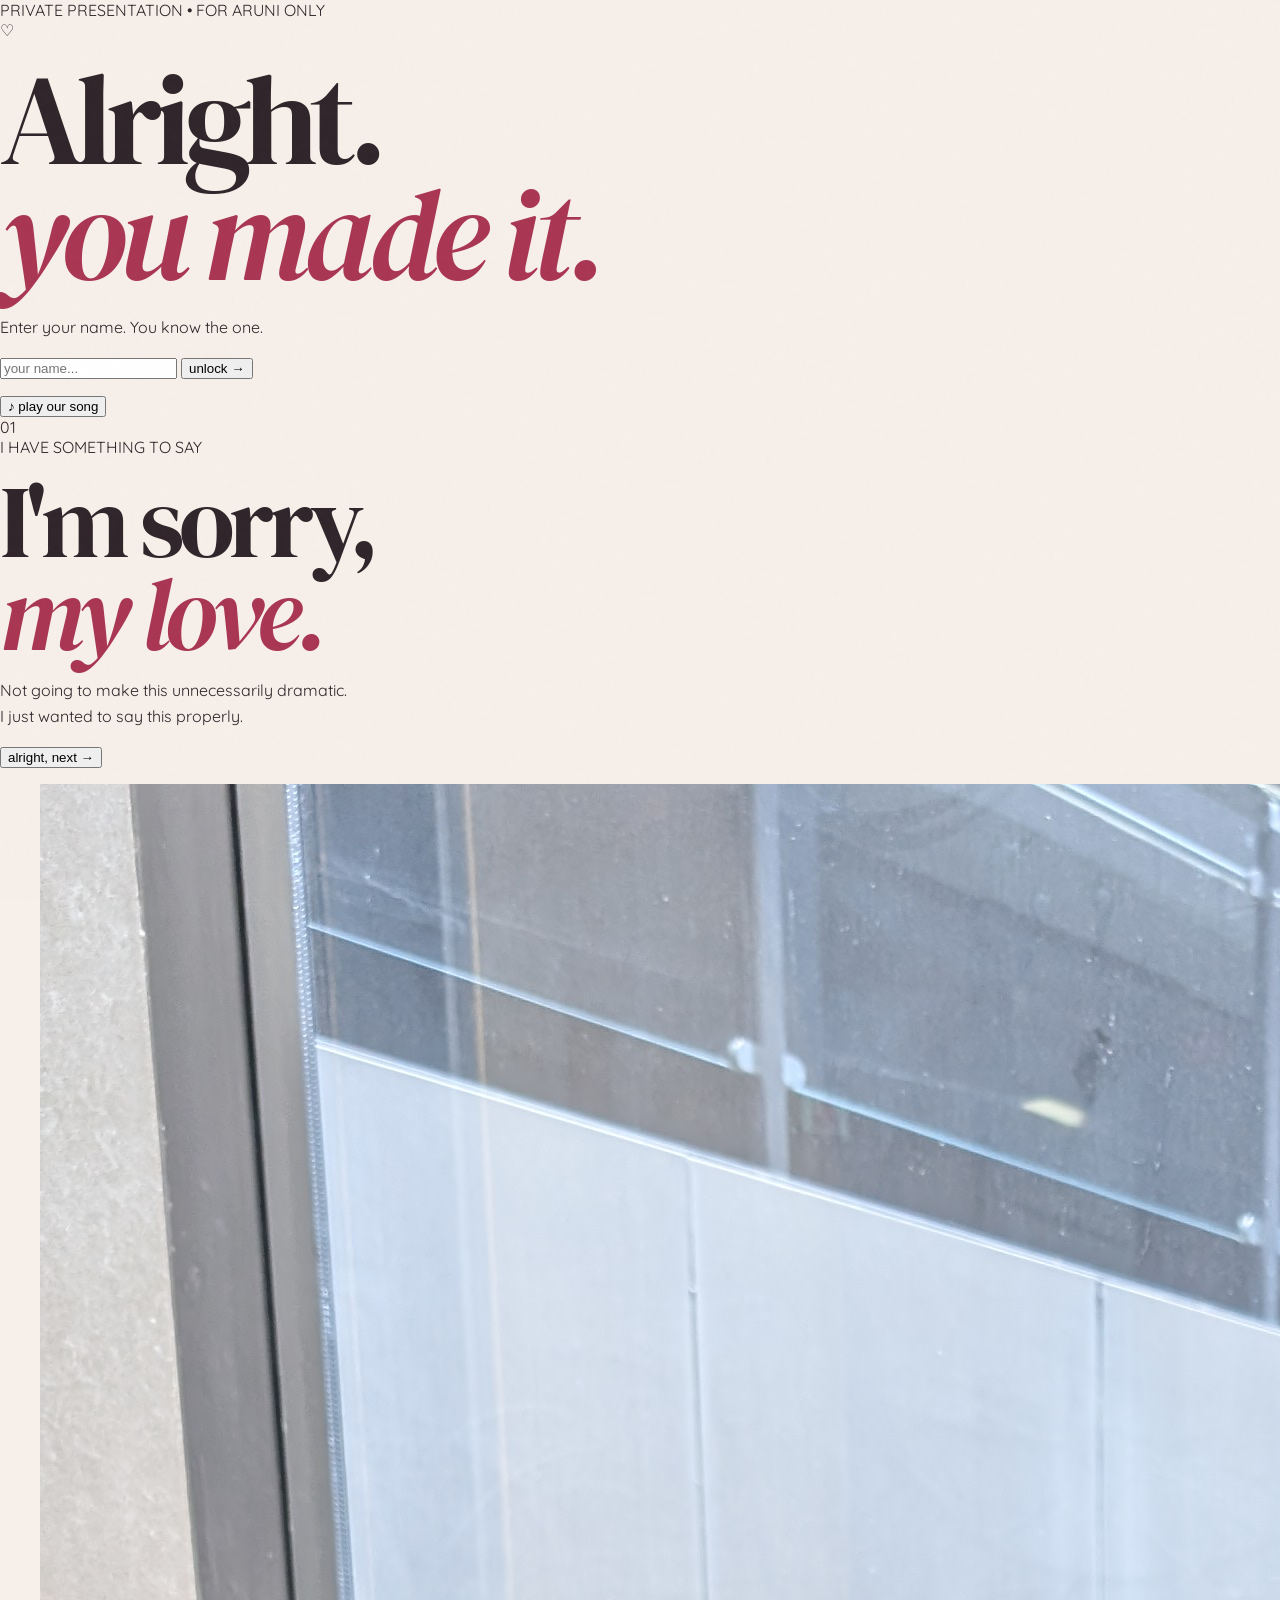
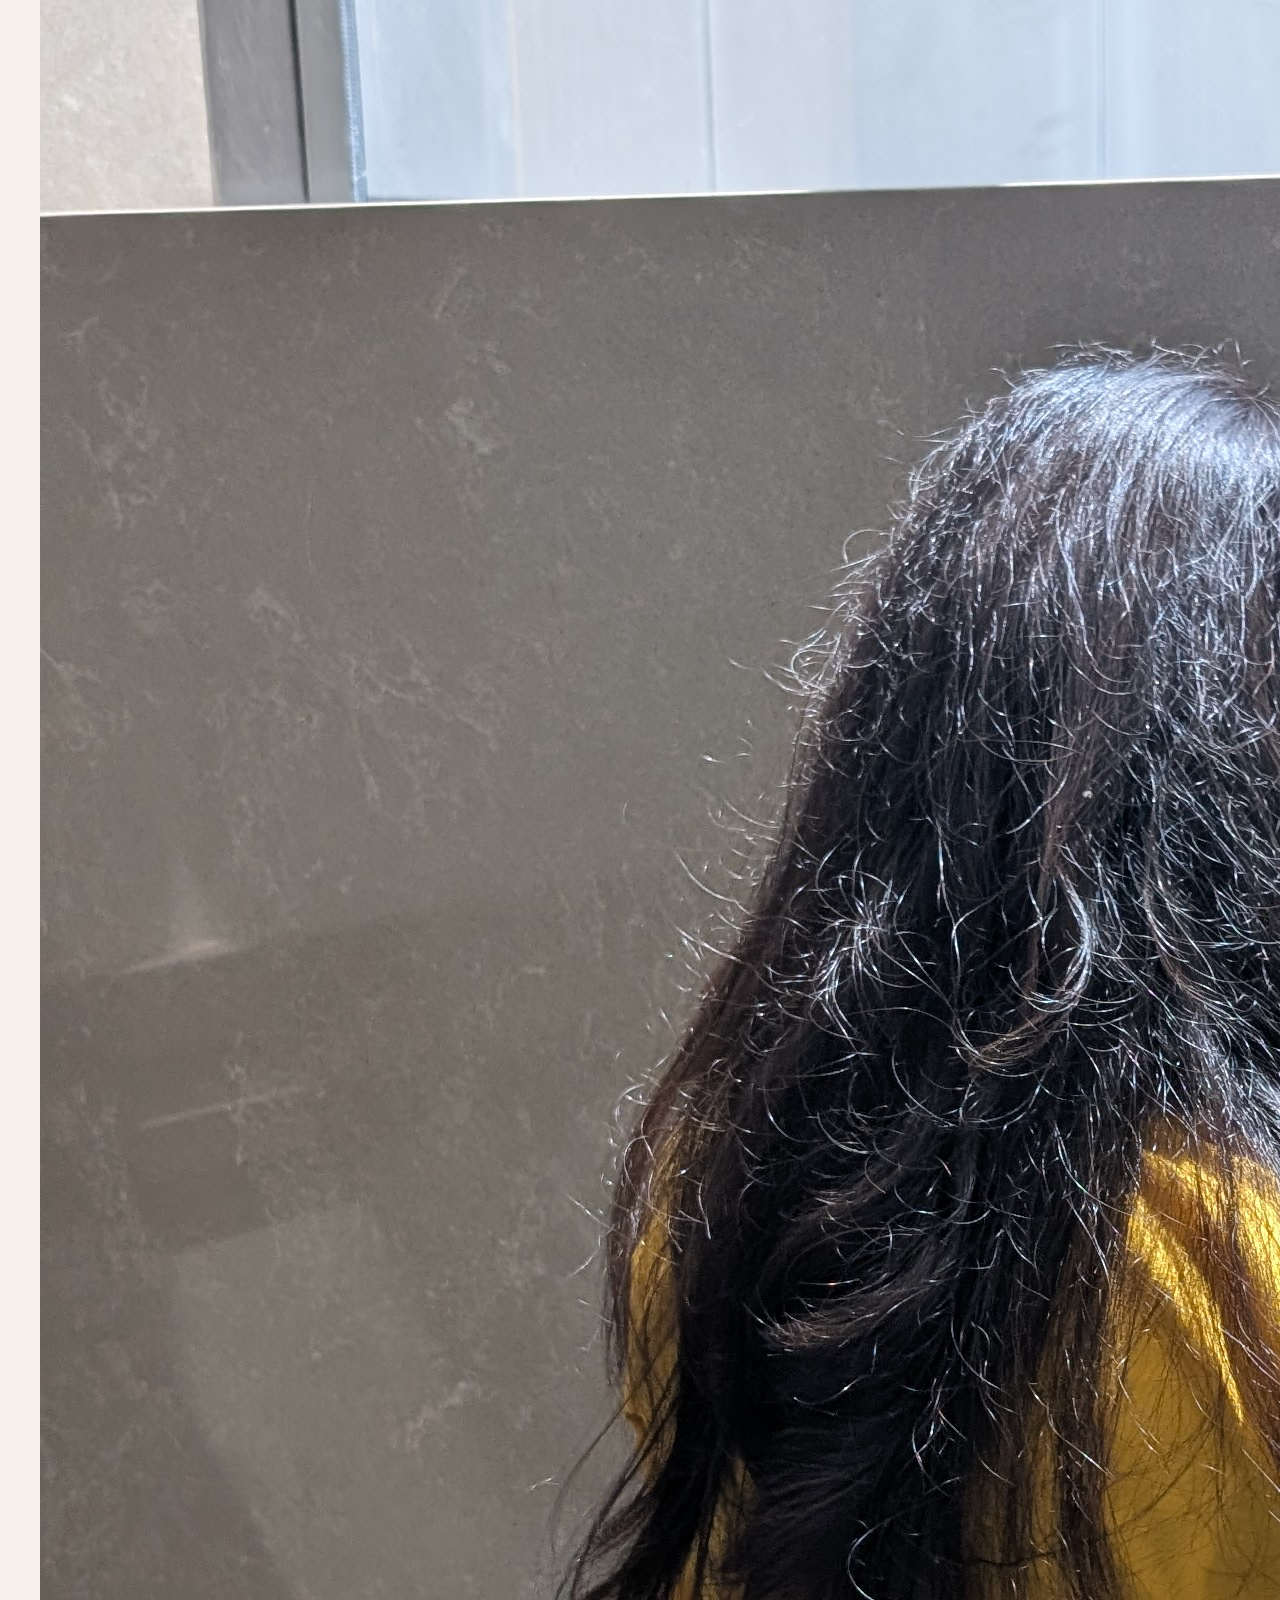
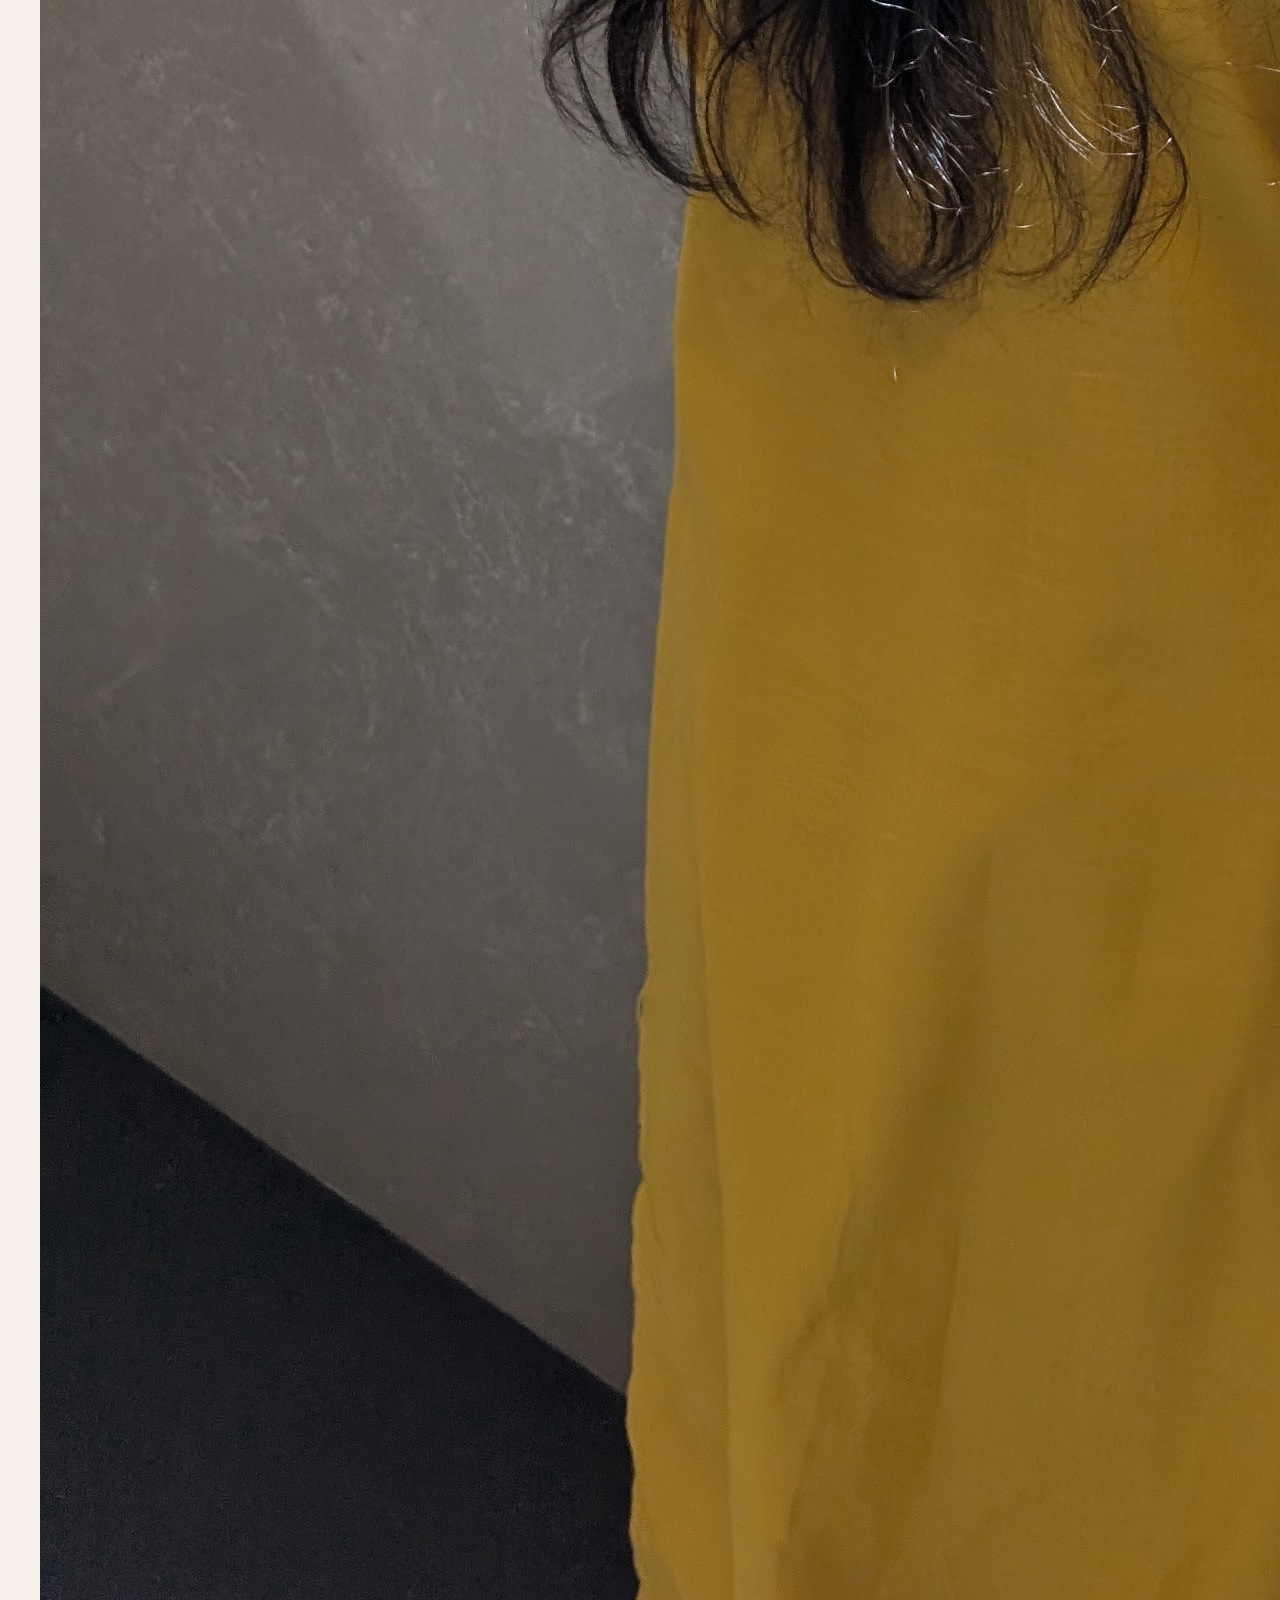
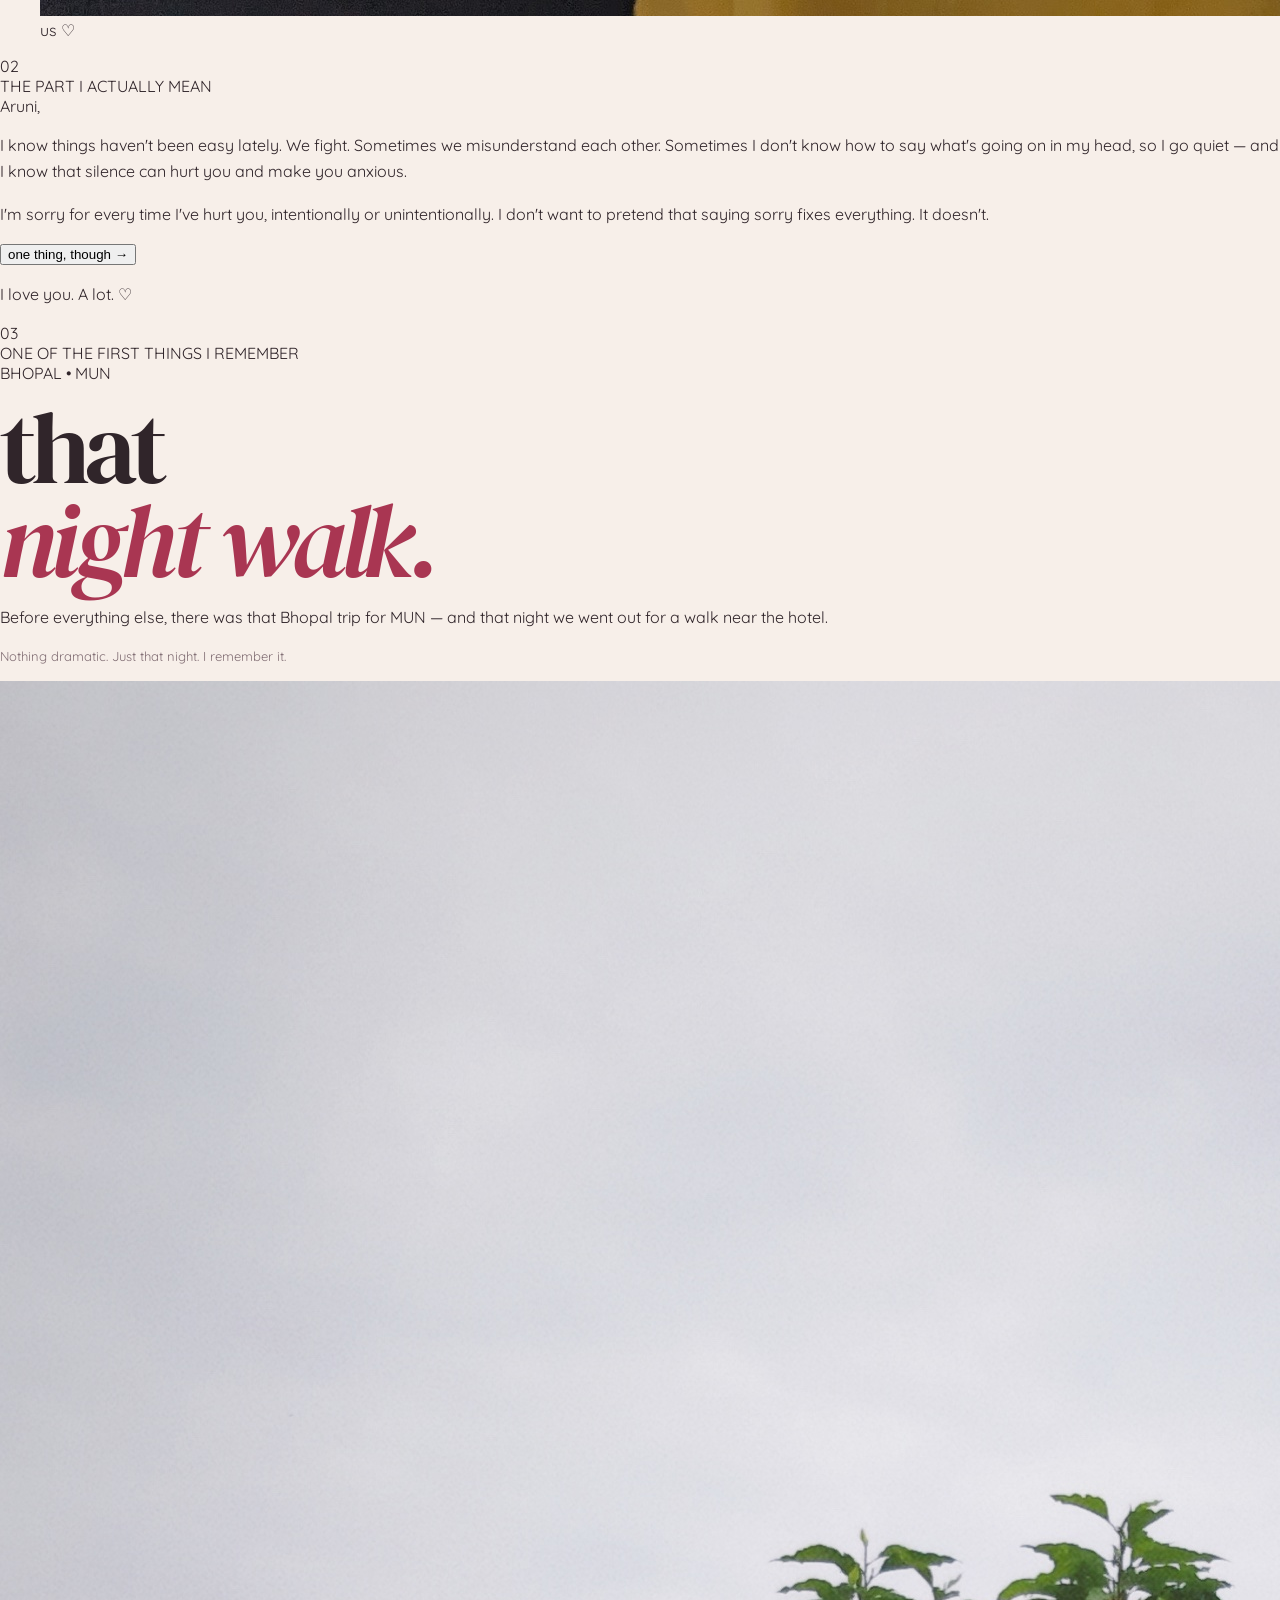
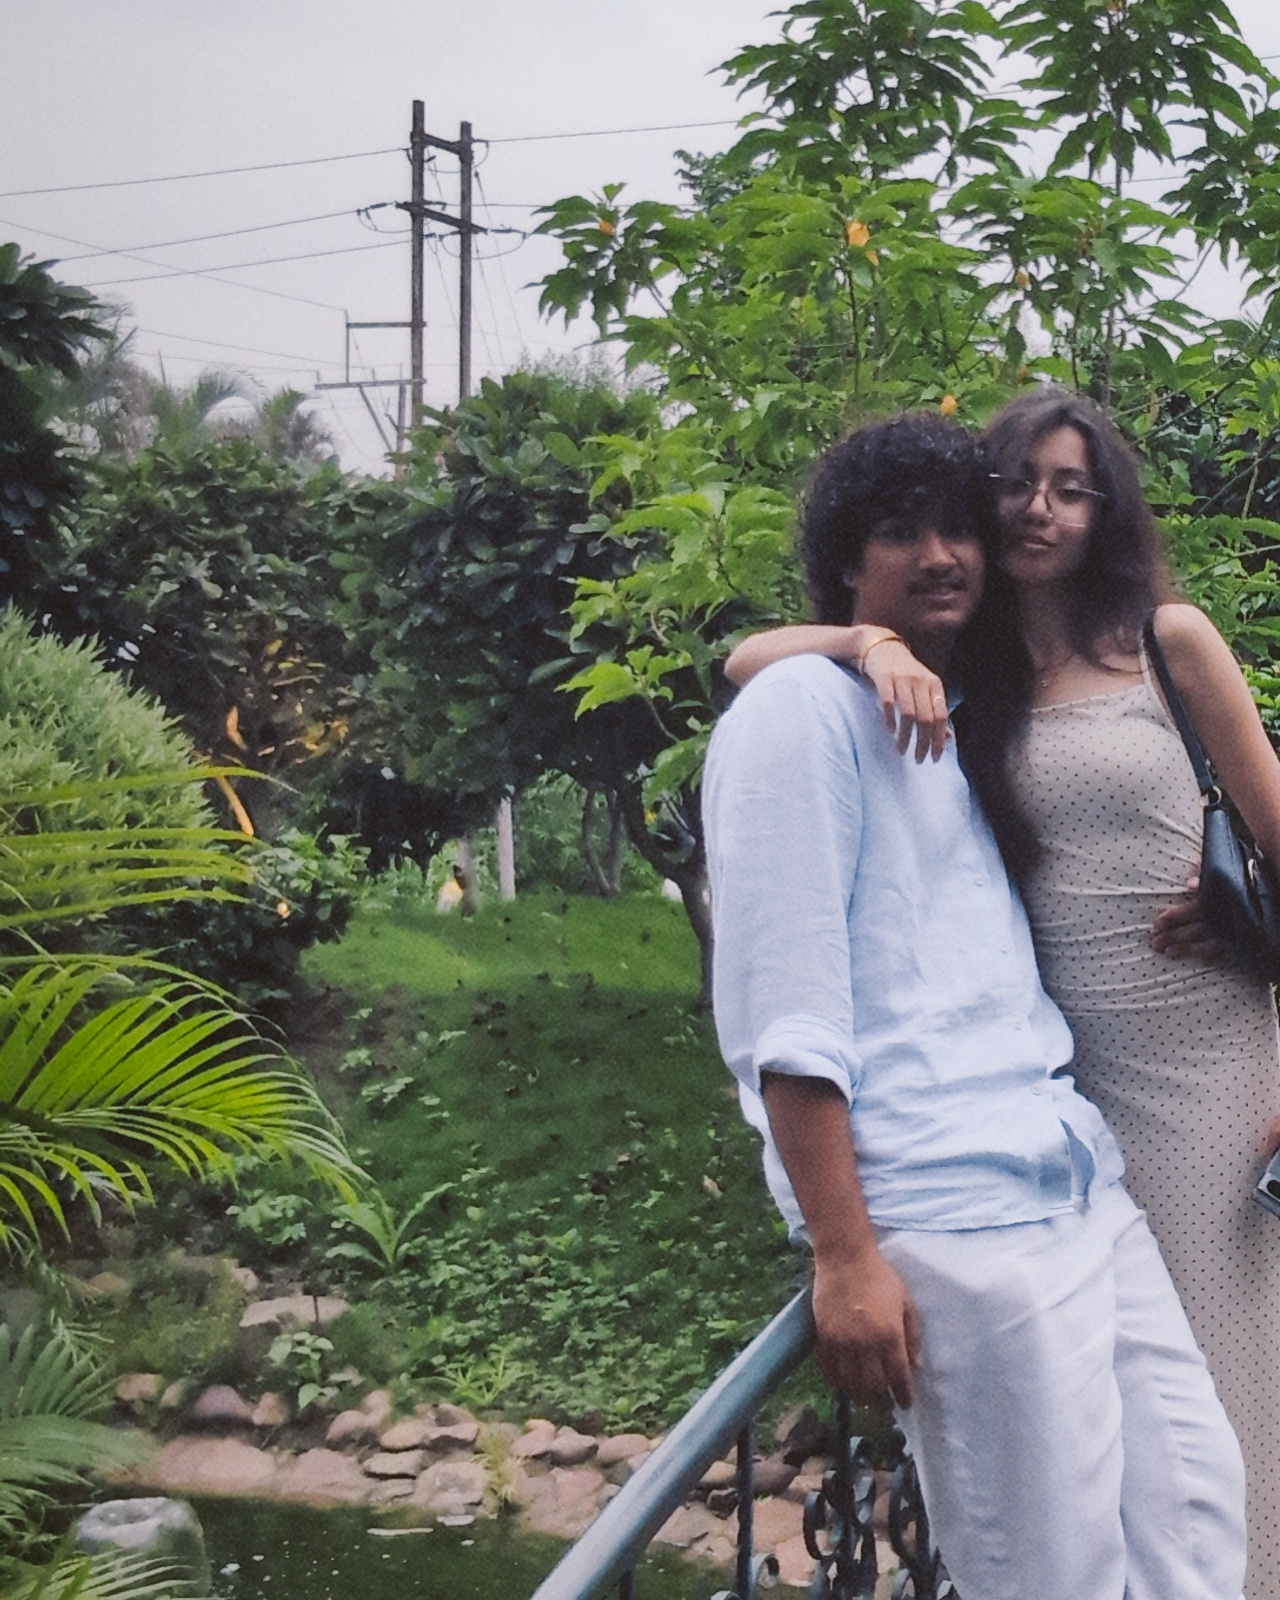
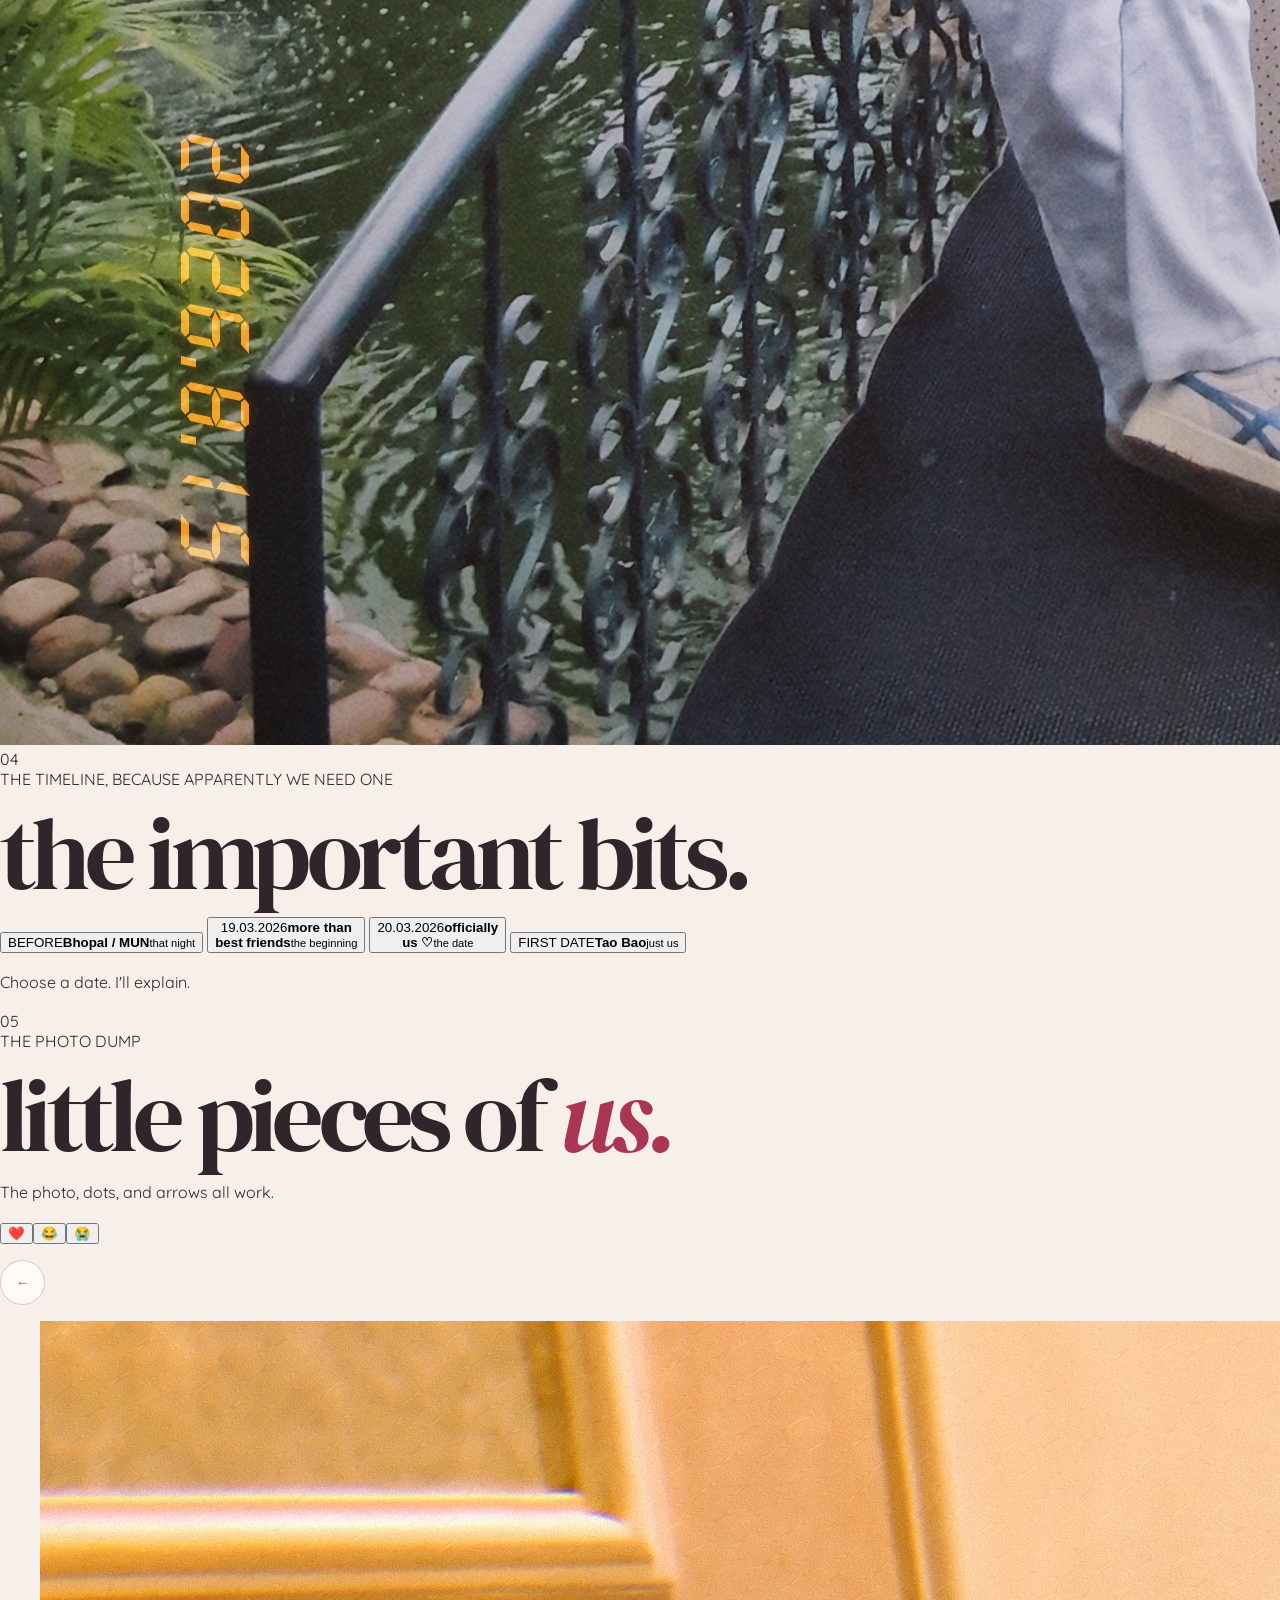
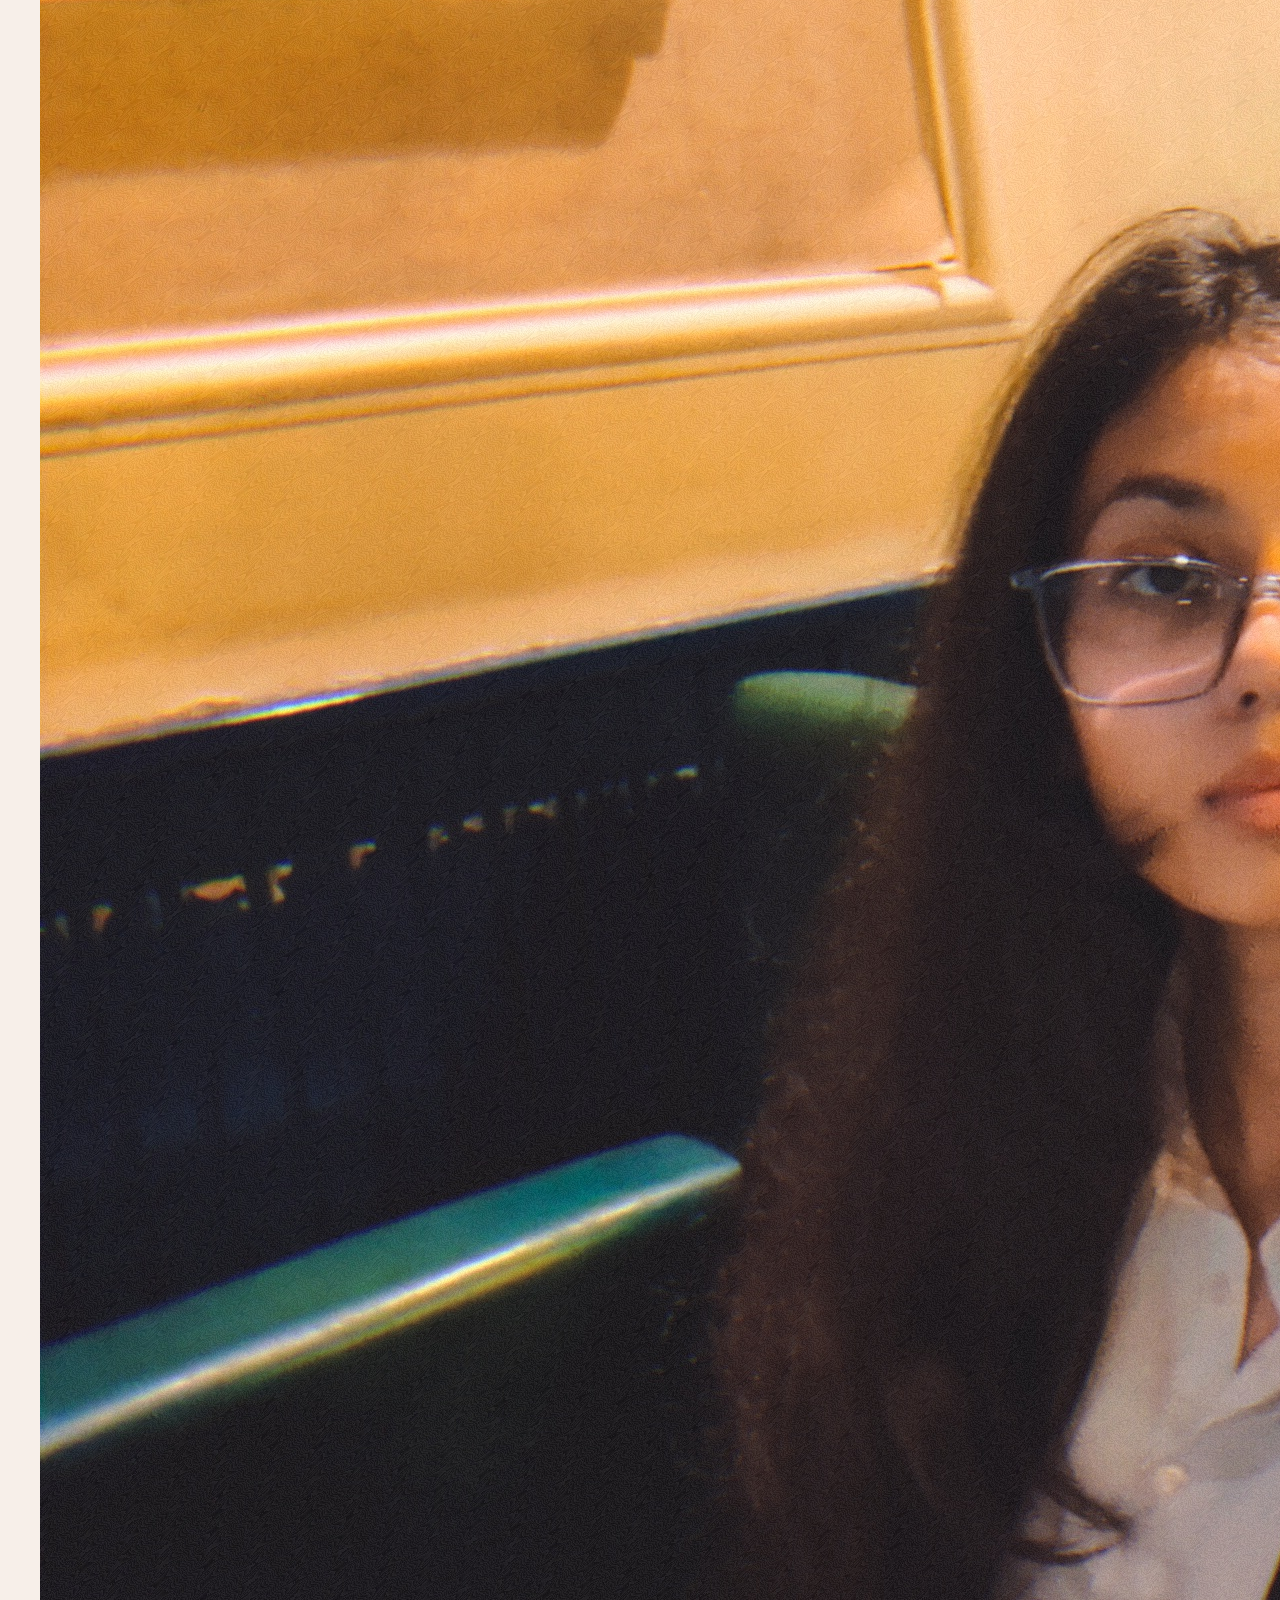
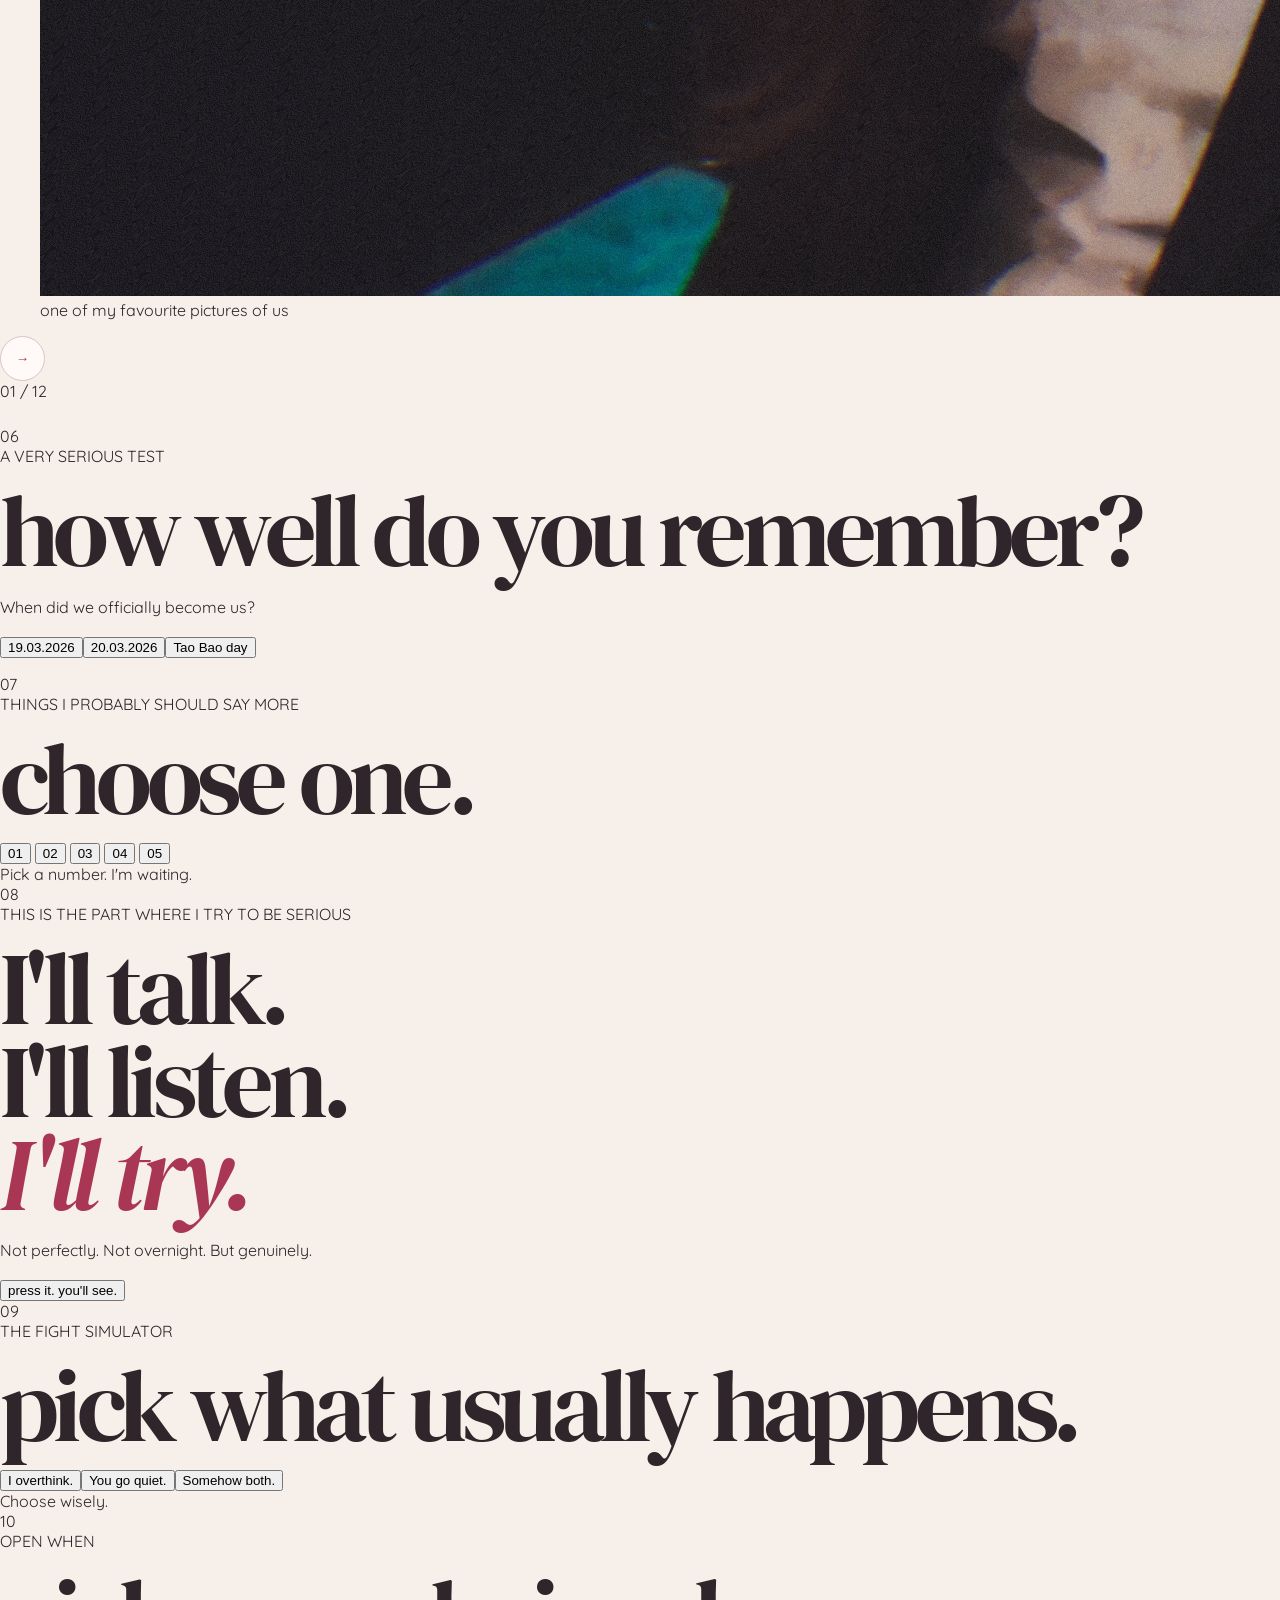
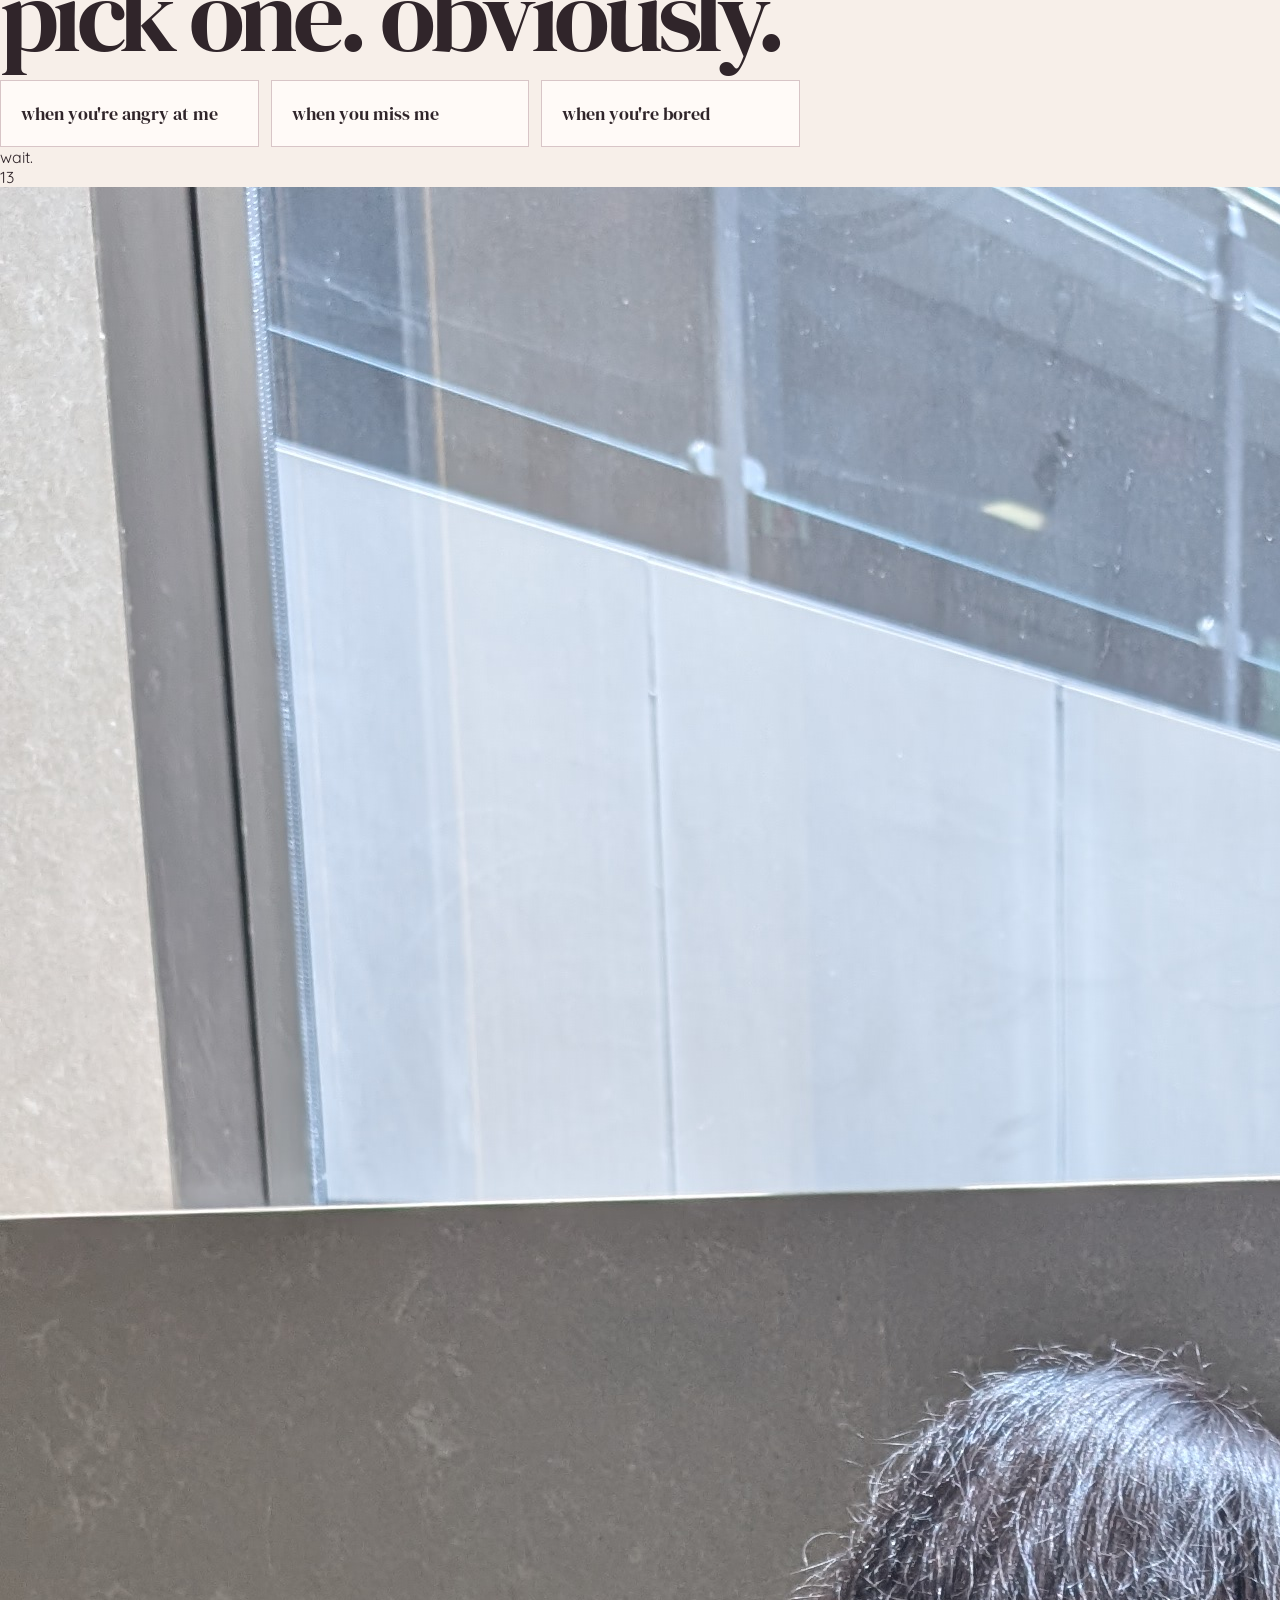
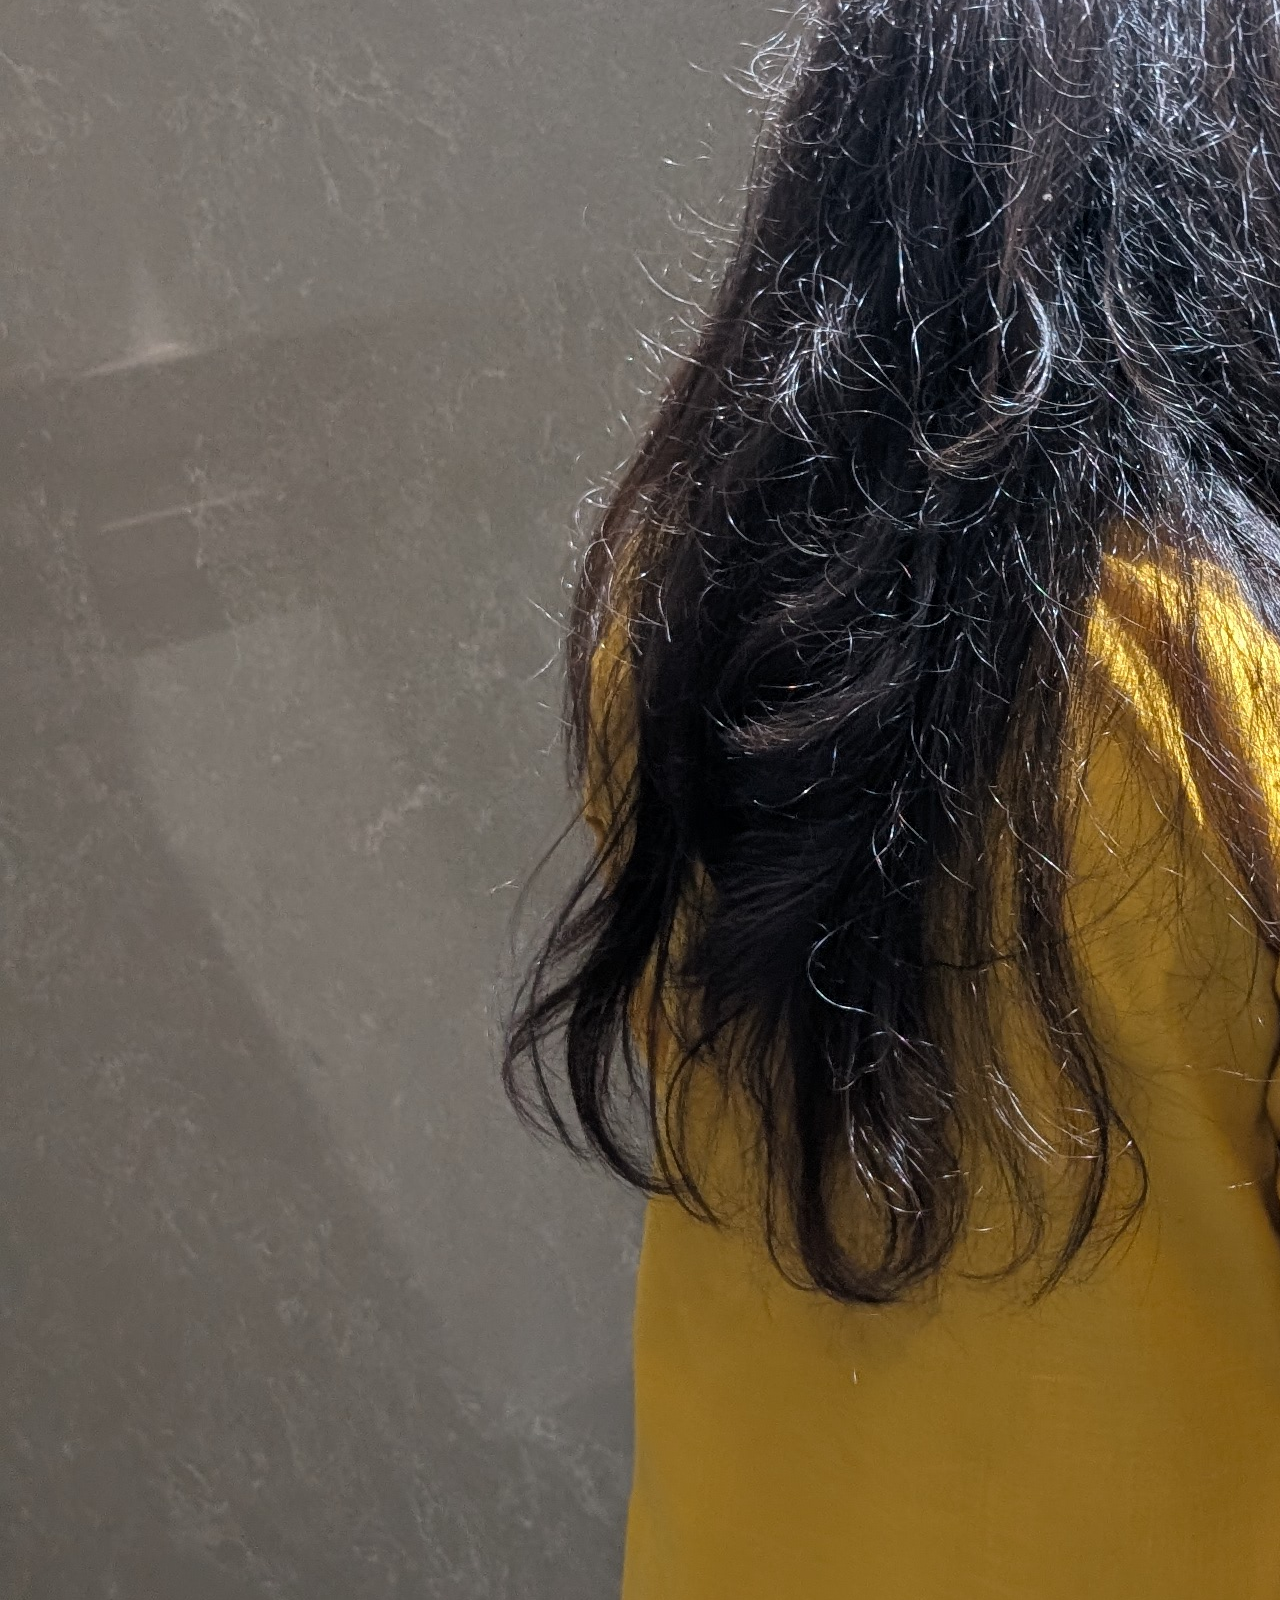
<file: index.html>
<!doctype html>
<html lang="en">
<head>
<meta charset="UTF-8">
<meta name="viewport" content="width=device-width,initial-scale=1,viewport-fit=cover">
<meta name="theme-color" content="#fff8f4">
<title>For Aruni ♡</title>
<link rel="preconnect" href="https://fonts.googleapis.com">
<link rel="preconnect" href="https://fonts.gstatic.com" crossorigin>
<link href="https://fonts.googleapis.com/css2?family=DM+Mono:wght@400;500&family=DM+Serif+Display:ital@0;1&family=Quicksand:wght@400;500;600;700&display=swap" rel="stylesheet">
<link rel="stylesheet" href="style.css?v=7">
</head>
<body>
<audio id="siteSong" preload="auto" loop src="assets/Those_Eyes_-_New_West_(mp3.pm).mp3"></audio>
<div class="deck" id="deck">
  <div class="grain"></div>

  <section class="slide gate-slide active" data-slide="0">
    <div class="gate-content">
      <span class="mini">PRIVATE PRESENTATION • FOR ARUNI ONLY</span>
      <div class="big-heart">♡</div>
      <h1>Alright.<br><em>you made it.</em></h1>
      <p class="lead">Enter your name. You know the one.</p>
      <form class="unlock-form" id="unlockForm">
        <input id="secretName" type="text" placeholder="your name..." autocomplete="off" maxlength="30">
        <button id="unlockButton" type="button">unlock →</button>
      </form>
      <p class="hint" id="unlockMessage"></p>
      <button class="song-button" id="gateMusic" type="button">♪ play our song</button>
    </div>
  </section>

  <section class="slide hero-slide" data-slide="1">
    <div class="slide-no">01</div>
    <div class="hero-layout">
      <div>
        <span class="mini">I HAVE SOMETHING TO SAY</span>
        <h2>I'm sorry,<br><em>my love.</em></h2>
        <p>Not going to make this unnecessarily dramatic.<br>I just wanted to say this properly.</p>
        <button class="next-prompt" data-next>alright, next →</button>
      </div>
      <figure class="hero-card tilt"><img src="assets/PXL_20260925_072819836.jpg" alt="A memory of us"><span>us ♡</span></figure>
    </div>
  </section>

  <section class="slide letter-slide" data-slide="2">
    <div class="slide-no">02</div>
    <span class="mini">THE PART I ACTUALLY MEAN</span>
    <div class="letter-box">
      <div class="letter-top">Aruni,</div>
      <p>I know things haven't been easy lately. We fight. Sometimes we misunderstand each other. Sometimes I don't know how to say what's going on in my head, so I go quiet — and I know that silence can hurt you and make you anxious.</p>
      <p>I'm sorry for every time I've hurt you, intentionally or unintentionally. I don't want to pretend that saying sorry fixes everything. It doesn't.</p>
      <button class="reveal-button" id="loveReveal" type="button">one thing, though →</button>
      <p class="hidden-line" id="loveLine">I love you. A lot. ♡</p>
    </div>
  </section>

  <section class="slide memory-slide" data-slide="3">
    <div class="slide-no">03</div>
    <span class="mini">ONE OF THE FIRST THINGS I REMEMBER</span>
    <div class="memory-layout">
      <div class="memory-copy">
        <span class="date-pill">BHOPAL • MUN</span>
        <h2>that<br><em>night walk.</em></h2>
        <p>Before everything else, there was that Bhopal trip for MUN — and that night we went out for a walk near the hotel.</p>
        <p class="soft">Nothing dramatic. Just that night. I remember it.</p>
      </div>
      <div class="memory-photo tilt"><img src="assets/20260913145623476.jpg" alt="A memory together"></div>
    </div>
  </section>

  <section class="slide timeline-slide" data-slide="4">
    <div class="slide-no">04</div>
    <span class="mini">THE TIMELINE, BECAUSE APPARENTLY WE NEED ONE</span>
    <h2 class="center-title">the important bits.</h2>
    <div class="date-cards">
      <button class="date-card" data-detail="Bhopal, MUN, a night walk near the hotel. A small memory from before everything changed.">
        <span>BEFORE</span><strong>Bhopal / MUN</strong><small>that night</small>
      </button>
      <button class="date-card" data-detail="The day we stopped being just best friends. One day before we officially became us.">
        <span>19.03.2026</span><strong>more than<br>best friends</strong><small>the beginning</small>
      </button>
      <button class="date-card featured" data-detail="The day we officially became boyfriend and girlfriend. 20 March 2026.">
        <span>20.03.2026</span><strong>officially<br>us ♡</strong><small>the date</small>
      </button>
      <button class="date-card" data-detail="Our first date. Tao Bao. One of the first memories that belongs to just us.">
        <span>FIRST DATE</span><strong>Tao Bao</strong><small>just us</small>
      </button>
    </div>
    <p class="card-detail" id="cardDetail">Choose a date. I'll explain.</p>
  </section>

  <section class="slide gallery-slide" data-slide="5">
    <div class="slide-no">05</div>
    <div class="gallery-head"><span class="mini">THE PHOTO DUMP</span><h2>little pieces of <em>us.</em></h2><p>The photo, dots, and arrows all work.</p><div class="photo-reactions"><button data-reaction="❤️">❤️</button><button data-reaction="😂">😂</button><button data-reaction="😭">😭</button></div><p class="reaction-response" id="reactionResponse"></p></div>
    <div class="photo-stage">
      <button class="gallery-arrow prev" id="prevPhoto" type="button">←</button>
      <figure class="big-polaroid tilt" id="mainPhoto">
        <img id="galleryImage" src="assets/20260913145619135.jpg" alt="Memory">
        <figcaption id="galleryCaption">one of my favourite pictures of us</figcaption>
      </figure>
      <button class="gallery-arrow next" id="nextPhoto" type="button">→</button>
    </div>
    <div class="photo-counter" id="photoCounter">01 / 12</div>
    <div class="photo-dots" id="photoDots"></div>
  </section>

  <section class="slide mini-game-slide" data-slide="6">
    <div class="slide-no">06</div>
    <span class="mini">A VERY SERIOUS TEST</span>
    <h2 class="center-title">how well do you remember?</h2>
    <div class="quiz-box" id="quizBox">
      <p class="quiz-question" id="quizQuestion">When did we officially become us?</p>
      <div class="quiz-options" id="quizOptions">
        <button data-answer="wrong">19.03.2026</button><button data-answer="correct">20.03.2026</button><button data-answer="wrong">Tao Bao day</button>
      </div>
      <p class="quiz-result" id="quizResult"></p>
    </div>
  </section>

  <section class="slide reasons-slide" data-slide="7">
    <div class="slide-no">07</div>
    <span class="mini">THINGS I PROBABLY SHOULD SAY MORE</span>
    <h2 class="center-title">choose one.</h2>
    <div class="reason-buttons">
      <button data-message="I love spending time with you. Even when we're doing absolutely nothing.">01</button>
      <button data-message="I love your silly side. Probably more than I admit.">02</button>
      <button data-message="I love the little moments we get together. They mean more to me than they look.">03</button>
      <button data-message="I love the way our memories feel when I think back on them.">04</button>
      <button data-message="I love you even on the difficult days.">05</button>
    </div>
    <div class="reason-message" id="reasonMessage">Pick a number. I'm waiting.</div>
  </section>

  <section class="slide promise-slide" data-slide="8">
    <div class="slide-no">08</div>
    <span class="mini">THIS IS THE PART WHERE I TRY TO BE SERIOUS</span>
    <div class="promise-content">
      <h2>I'll talk.<br>I'll listen.<br><em>I'll try.</em></h2>
      <p>Not perfectly. Not overnight. But genuinely.</p>
      <button class="big-button" id="promiseButton" type="button">press it. you'll see.</button>
      <div class="promise-response" id="promiseResponse"></div>
    </div>
  </section>

  <section class="slide fight-slide" data-slide="9">
    <div class="slide-no">09</div>
    <span class="mini">THE FIGHT SIMULATOR</span>
    <h2 class="center-title">pick what usually happens.</h2>
    <div class="fight-options">
      <button>I overthink.</button><button>You go quiet.</button><button>Somehow both.</button>
    </div>
    <div class="fight-result" id="fightResult">Choose wisely.</div>
  </section>

  <section class="slide openwhen-slide" data-slide="10">
    <div class="slide-no">10</div>
    <span class="mini">OPEN WHEN</span>
    <h2 class="center-title">pick one. obviously.</h2>
    <div class="envelopes">
      <button data-open="angry">when you're angry at me</button>
      <button data-open="miss">when you miss me</button>
      <button data-open="bored">when you're bored</button>
    </div>
    <div class="openwhen-result" id="openWhenResult"></div>
  </section>

  <section class="slide black-transition" data-slide="11"><div class="black-line" id="blackLine">wait.</div></section>

  <section class="slide final-slide" data-slide="12">
    <div class="slide-no">13</div><div class="final-photo"><img src="assets/PXL_20260925_072819836.jpg" alt="Us"></div>
    <div class="final-copy"><div class="stats" id="interactionStats"></div>
      <span class="mini">THAT'S IT. ALMOST.</span>
      <h2>I'm still<br><em>choosing us.</em></h2>
      <p>I'm sorry for the times I made you feel otherwise.</p>
      <button class="heart-beat secret-heart" id="secretHeart" type="button" aria-label="heart">♥</button><div class="heart-note" id="heartNote"></div>
      <strong>20.03.2026 → ∞</strong>
      <button class="restart" id="restart" type="button">↺ again, if you want</button>
    </div>
  </section>
</div>

<nav class="deck-controls" id="controls" aria-label="Presentation controls">
  <button id="prevSlide" type="button" aria-label="Previous slide">←</button>
  <div class="progress" id="progress"></div>
  <button id="nextSlide" type="button" aria-label="Next slide">→</button>
  <button class="music-btn" id="musicBtn" type="button">♪</button>
</nav>
<div class="slide-counter" id="slideCounter">01 / 13</div>
<script src="script.js?v=12"></script>
</body>
</html>
</file>
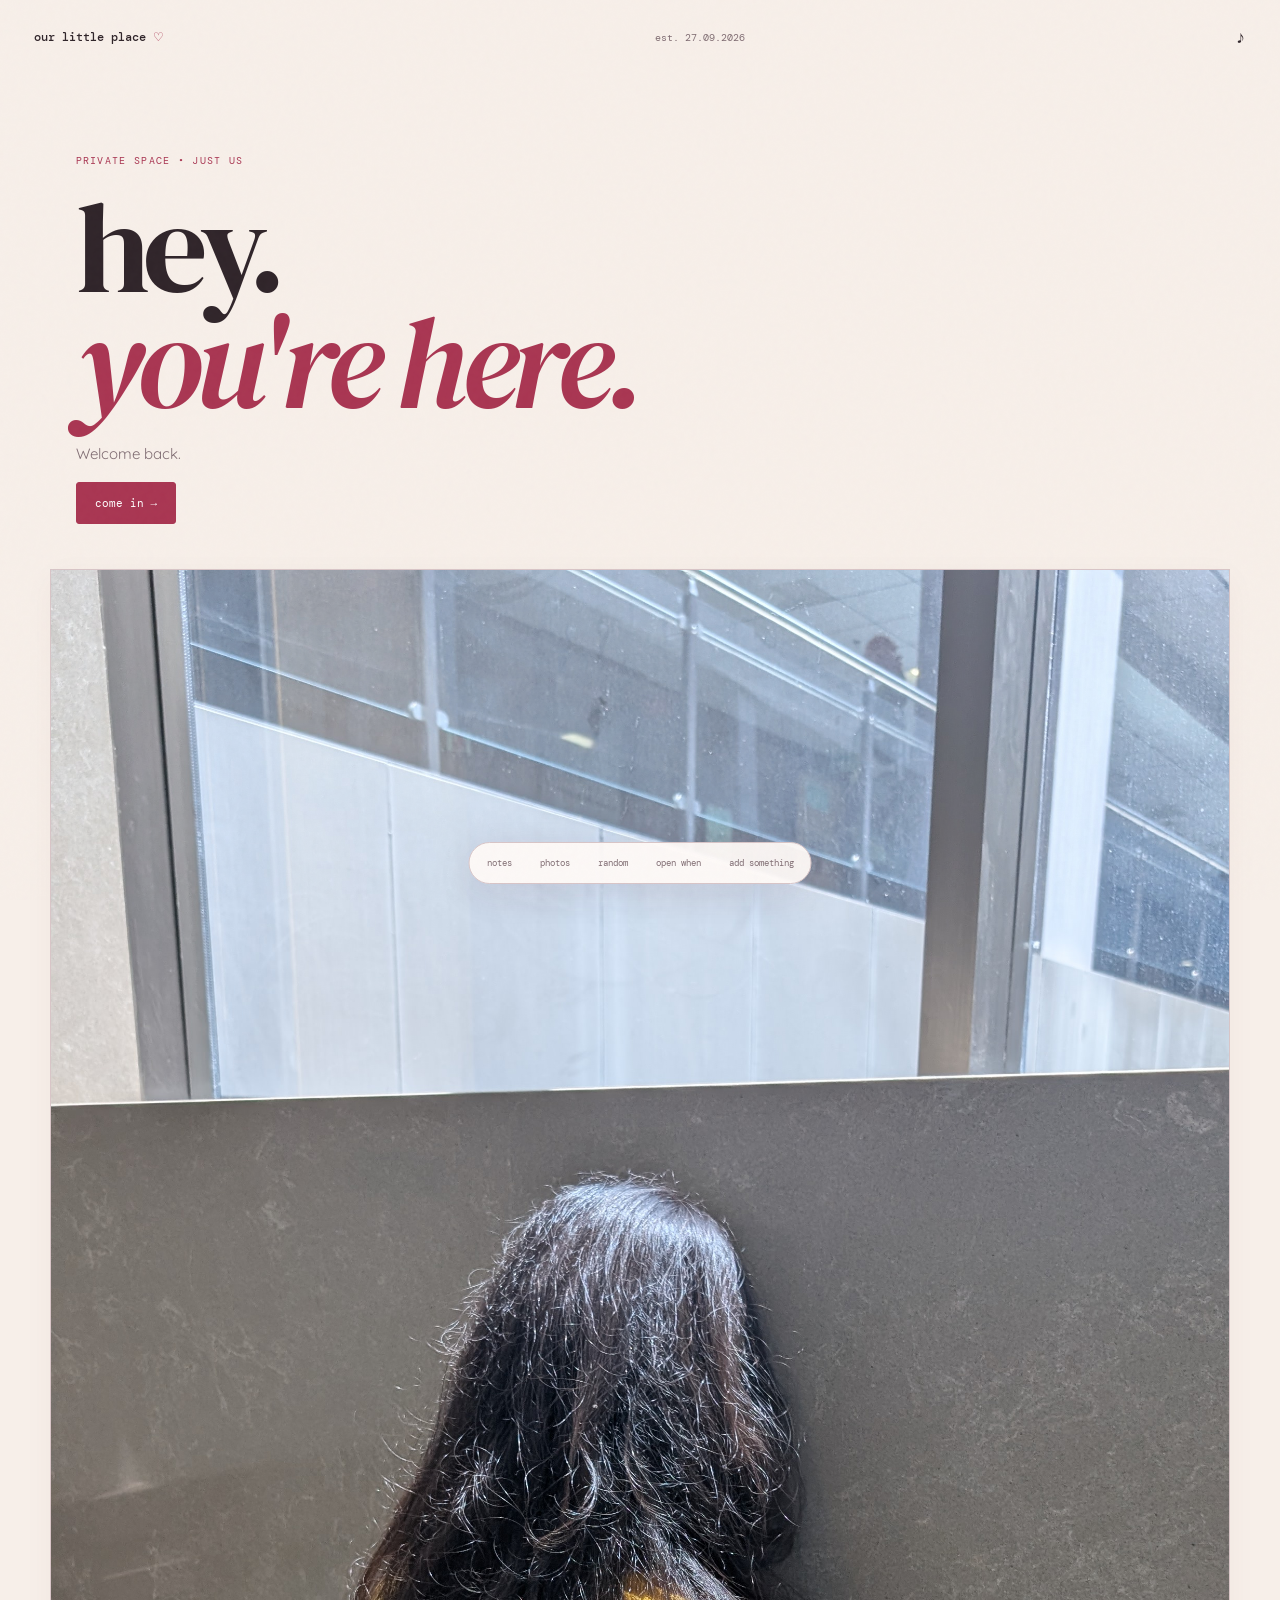
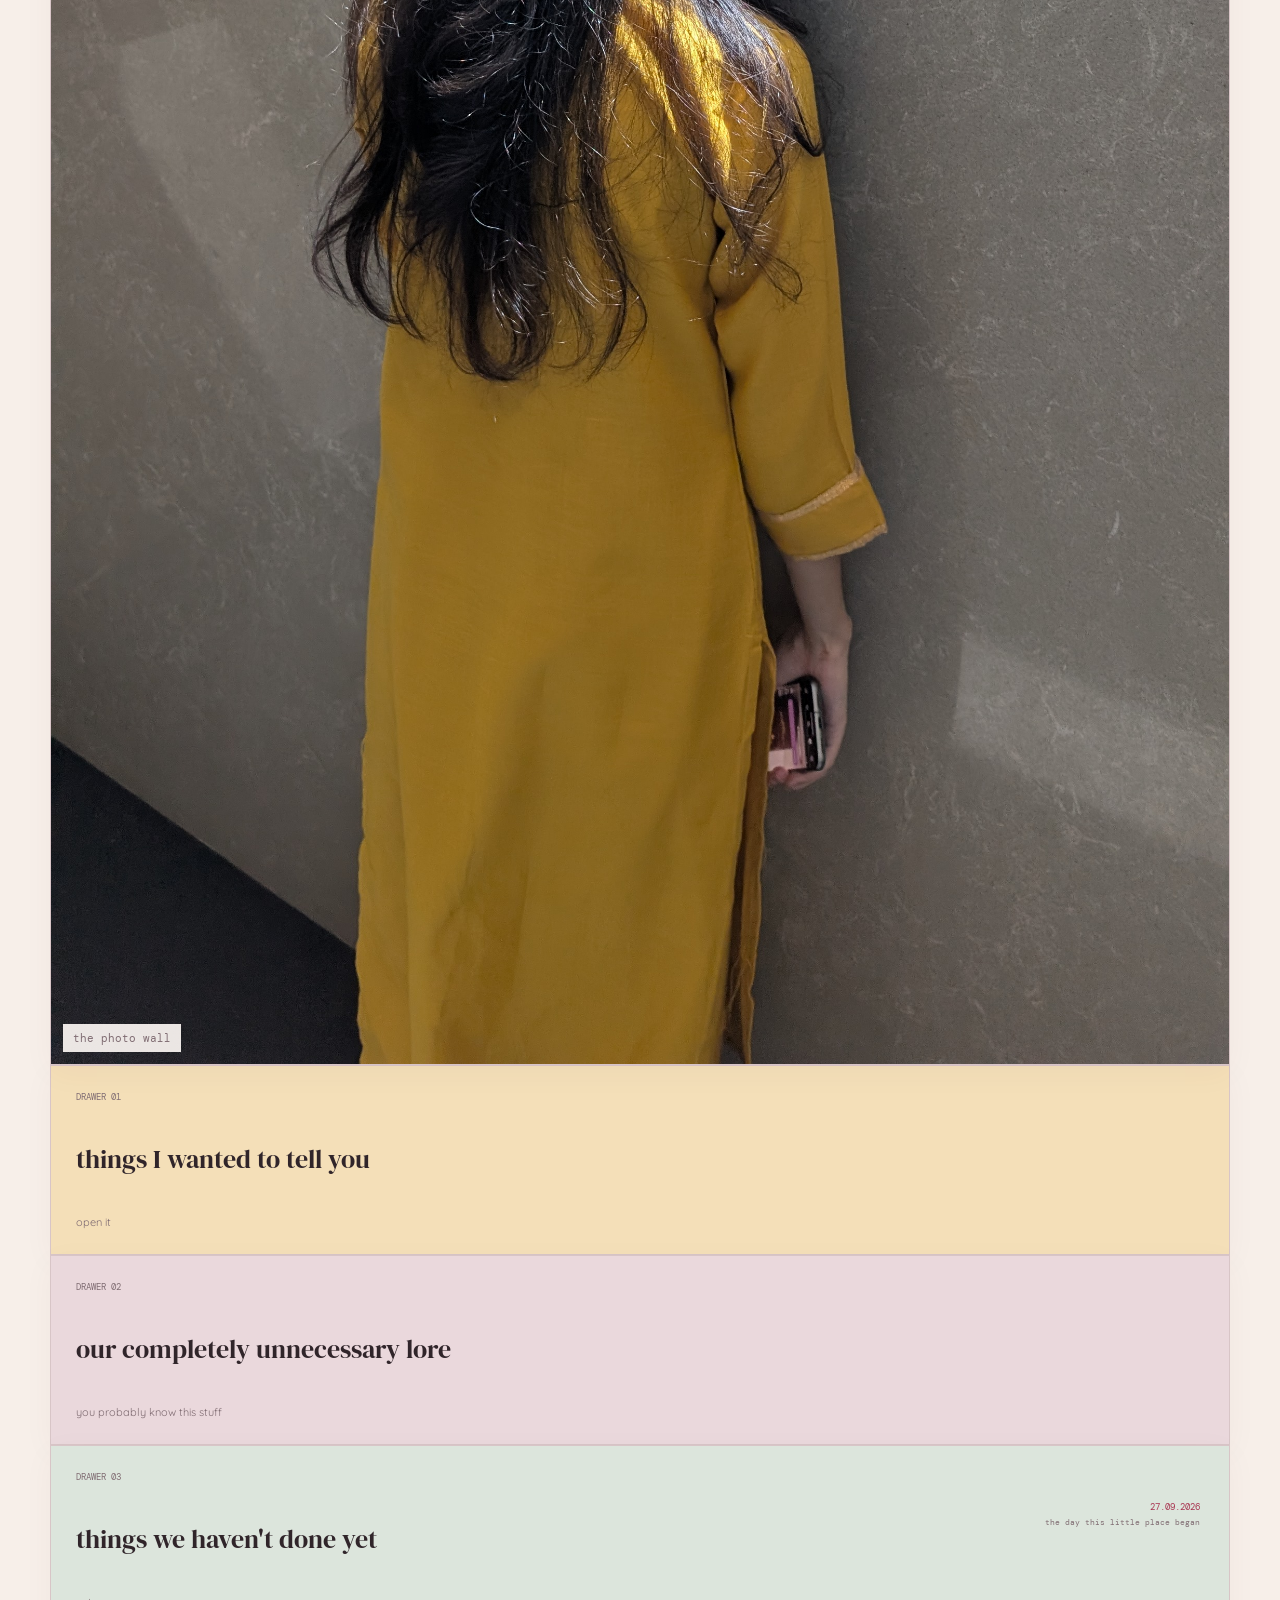
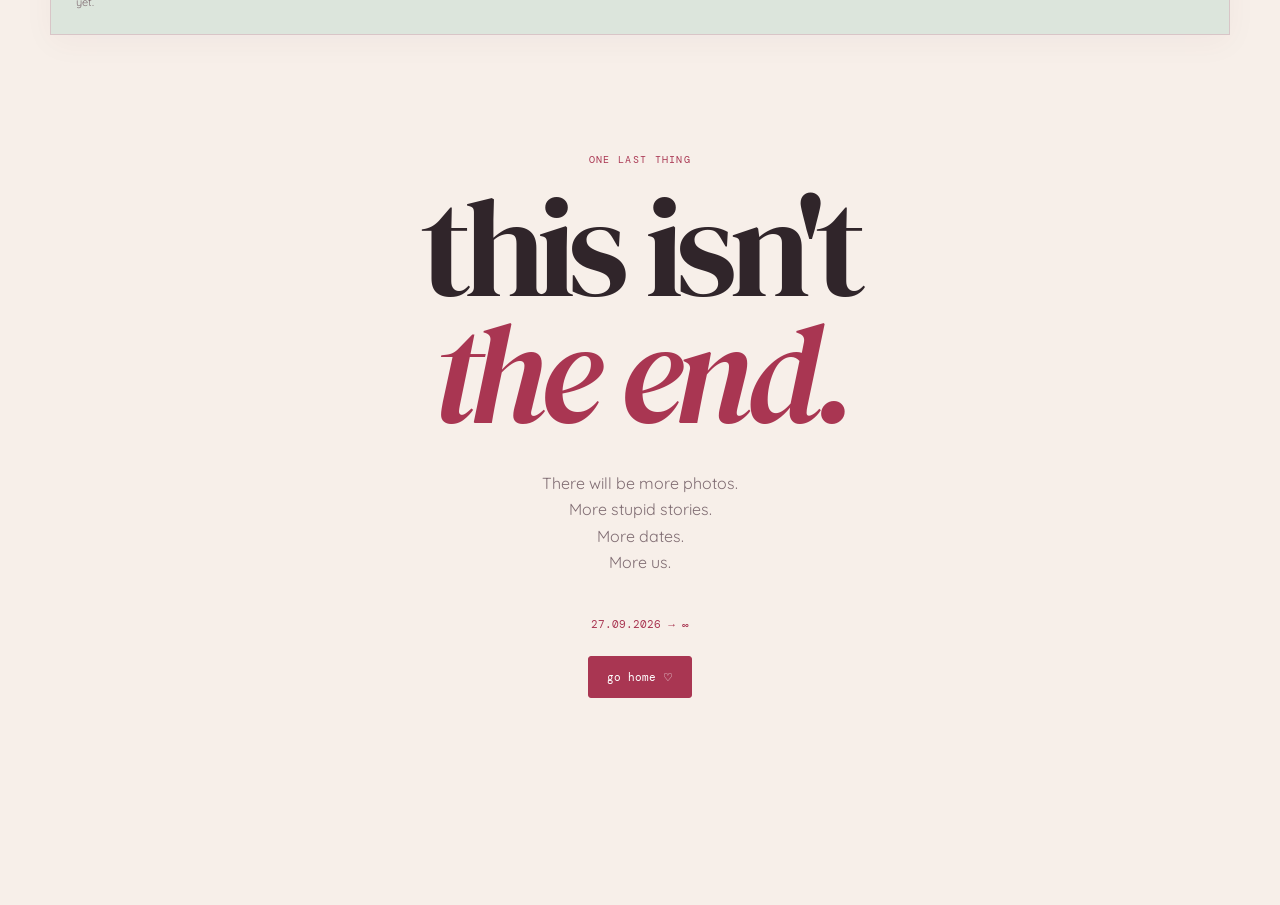
<file: v2/index.html>
<!doctype html>
<html lang="en">
<head>
<meta charset="utf-8">
<meta name="viewport" content="width=device-width,initial-scale=1,viewport-fit=cover">
<meta name="theme-color" content="#f7efe9">
<title>our little place ♡</title>
<link rel="preconnect" href="https://fonts.googleapis.com">
<link rel="preconnect" href="https://fonts.gstatic.com" crossorigin>
<link href="https://fonts.googleapis.com/css2?family=DM+Mono:wght@400;500&family=DM+Serif+Display:ital@0;1&family=Quicksand:wght@400;500;600;700&display=swap" rel="stylesheet">
<link rel="stylesheet" href="style.css?v=1">
</head>
<body>
<div class="grain"></div>
<div class="room" id="room">
  <header class="topbar">
    <button class="brand" id="homeBtn" type="button">our little place <span>♡</span></button>
    <div class="date">est. 27.09.2026</div>
    <button class="music" id="musicBtn" type="button">♪</button>
  </header>

  <main>
    <section class="home page active" id="home">
      <div class="welcome">
        <span class="eyebrow">PRIVATE SPACE • JUST US</span>
        <h1>hey.<br><em>you're here.</em></h1>
        <p>Welcome back.</p>
        <button class="enter" id="enterBtn" type="button">come in →</button>
      </div>
      <div class="room-card photo-card" data-open="photos">
        <img src="../assets/PXL_20260925_072819836.jpg" alt="us">
        <span>the photo wall</span>
      </div>
      <div class="room-card note-card" data-open="notes"><span class="tiny">DRAWER 01</span><strong>things I wanted to tell you</strong><span>open it</span></div>
      <div class="room-card lore-card" data-open="lore"><span class="tiny">DRAWER 02</span><strong>our completely unnecessary lore</strong><span>you probably know this stuff</span></div>
      <div class="room-card future-card" data-open="future"><span class="tiny">DRAWER 03</span><strong>things we haven't done yet</strong><span>yet.</span></div>
      <div class="home-stamp">27.09.2026<br><small>the day this little place began</small></div>
    </section>

    <section class="page drawer-page" id="photos">
      <button class="back" data-back>← back to our place</button>
      <span class="eyebrow">THE PHOTO WALL</span>
      <h2>little pieces of <em>us.</em></h2>
      <div class="gallery">
        <button class="gallery-arrow" id="prevPhoto">←</button>
        <figure class="polaroid">
          <img id="galleryImage" src="../assets/20260913145619135.jpg" alt="memory">
          <figcaption id="galleryCaption">this one just felt right</figcaption>
        </figure>
        <button class="gallery-arrow" id="nextPhoto">→</button>
      </div>
      <div class="photo-dots" id="photoDots"></div>
      <p class="soft">Some things don't need a caption.</p>
    </section>

    <section class="page drawer-page" id="notes">
      <button class="back" data-back>← back to our place</button>
      <span class="eyebrow">DRAWER 01</span>
      <h2>things I wanted<br><em>to tell you.</em></h2>
      <div class="note-grid">
        <button class="paper-note" data-note="I still like spending time with you even when we're doing absolutely nothing.">01</button>
        <button class="paper-note" data-note="Sometimes I see something and my first thought is that I need to tell you.">02</button>
        <button class="paper-note" data-note="You are unfortunately still my favourite person.">03</button>
        <button class="paper-note" data-note="I know we won't get everything right. I still want all the ordinary days with you.">04</button>
        <button class="paper-note" data-note="You make normal days feel like they belong to us.">05</button>
        <button class="paper-note" data-note="For the record: I love you. No elaborate website required this time.">06</button>
      </div>
      <div class="note-reveal" id="noteReveal">pick one.</div>
    </section>

    <section class="page drawer-page dark-page" id="lore">
      <button class="back" data-back>← back to our place</button>
      <span class="eyebrow">DRAWER 02</span>
      <h2>our completely<br><em>unnecessary lore.</em></h2>
      <div class="lore-list">
        <button data-lore="bhopal">Bhopal / MUN</button>
        <button data-lore="taobao">Tao Bao</button>
        <button data-lore="1903">19.03.2026</button>
        <button data-lore="2003">20.03.2026</button>
      </div>
      <div class="lore-reveal" id="loreReveal">choose a piece of lore.</div>
    </section>

    <section class="page drawer-page" id="future">
      <button class="back" data-back>← back to our place</button>
      <span class="eyebrow">DRAWER 03</span>
      <h2>things we haven't<br><em>done yet.</em></h2>
      <div class="future-list">
        <button data-future="date">another proper date</button>
        <button data-future="trip">a place we've never been</button>
        <button data-future="food">a meal we haven't tried</button>
        <button data-future="random">something completely stupid</button>
      </div>
      <div class="future-reveal" id="futureReveal">pick one. we'll get there.</div>
    </section>

    <section class="page drawer-page" id="openwhen">
      <button class="back" data-back>← back to our place</button>
      <span class="eyebrow">THE LITTLE DRAWER</span>
      <h2>open when<br><em>you need me.</em></h2>
      <div class="envelopes">
        <button data-openwhen="angry">you're angry at me</button>
        <button data-openwhen="miss">you miss me</button>
        <button data-openwhen="bad">today was bad</button>
        <button data-openwhen="sleep">you can't sleep</button>
        <button data-openwhen="laugh">you need to laugh</button>
        <button data-openwhen="love">you just want me</button>
      </div>
      <div class="open-reveal" id="openReveal"></div>
    </section>

    <section class="page drawer-page random-page" id="random">
      <button class="back" data-back>← back to our place</button>
      <span class="eyebrow">RANDOM US</span>
      <h2>give me<br><em>something random.</em></h2>
      <button class="random-button" id="randomBtn" type="button">surprise me</button>
      <div class="random-reveal" id="randomReveal">you never know what you'll get.</div>
    </section>

    <section class="page drawer-page add-page" id="add">
      <button class="back" data-back>← back to our place</button>
      <span class="eyebrow">A LITTLE SPACE FOR LATER</span>
      <h2>leave something<br><em>for us.</em></h2>
      <p class="soft">This stays on this browser. Add a tiny memory, thought, or inside joke.</p>
      <textarea id="memoryInput" maxlength="180" placeholder="something only we need to remember..."></textarea>
      <button class="save-memory" id="saveMemory" type="button">put it in the drawer →</button>
      <div class="saved-memory" id="savedMemory"></div>
    </section>

    <section class="page ending-page" id="ending">
      <span class="eyebrow">ONE LAST THING</span>
      <h2>this isn't<br><em>the end.</em></h2>
      <p>There will be more photos.<br>More stupid stories.<br>More dates.<br>More us.</p>
      <div class="forever">27.09.2026 → ∞</div>
      <button class="enter" data-back type="button">go home ♡</button>
    </section>
  </main>

  <nav class="bottom-nav">
    <button data-open="notes">notes</button>
    <button data-open="photos">photos</button>
    <button data-open="random">random</button>
    <button data-open="openwhen">open when</button>
    <button data-open="add">add something</button>
  </nav>
</div>

<audio id="song" loop preload="auto" src="../assets/Those_Eyes_-_New_West_(mp3.pm).mp3"></audio>
<div class="toast" id="toast"></div>
<script src="script.js?v=1"></script>
</body>
</html>
</file>
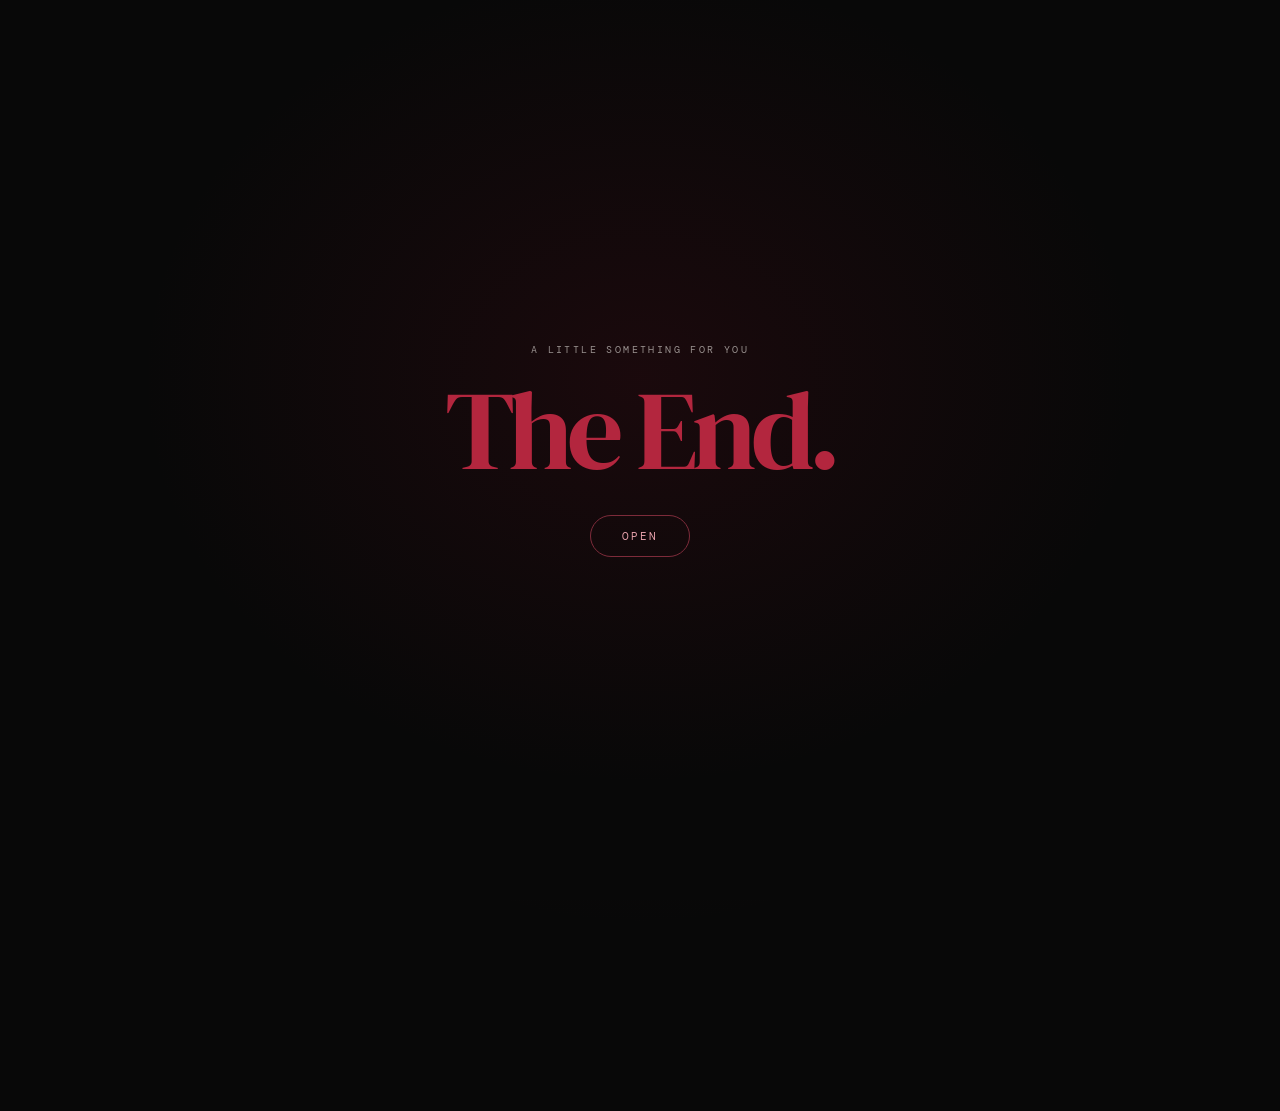
<file: the-end.html>
<!doctype html>
<html lang="en">
<head>
  <meta charset="utf-8">
  <meta name="viewport" content="width=device-width, initial-scale=1">
  <meta name="theme-color" content="#080808">
  <title>The End.</title>
  <link rel="preconnect" href="https://fonts.googleapis.com">
  <link rel="preconnect" href="https://fonts.gstatic.com" crossorigin>
  <link href="https://fonts.googleapis.com/css2?family=DM+Mono:wght@400&family=DM+Serif+Display:ital@0;1&family=Quicksand:wght@400;500;600&display=swap" rel="stylesheet">
  <style>
    :root {
      color-scheme: dark;
      --black: #080808;
      --red: #b3263e;
      --soft-red: #d45b6d;
      --white: #eee9e7;
      --muted: #99918f;
      --serif: "DM Serif Display", Georgia, serif;
      --sans: "Quicksand", sans-serif;
      --mono: "DM Mono", monospace;
    }
    * { box-sizing: border-box; }
    html { min-height: 100%; background: var(--black); }
    body {
      margin: 0;
      min-height: 100vh;
      overflow-x: hidden;
      background: radial-gradient(ellipse at 50% 38%, rgba(110, 15, 32, .12), transparent 52%), var(--black);
      color: var(--white);
      font-family: var(--sans);
    }
    body::before {
      content: ""; position: fixed; inset: 0; pointer-events: none; opacity: .12;
      background-image: url("data:image/svg+xml,%3Csvg viewBox='0 0 180 180' xmlns='http://www.w3.org/2000/svg'%3E%3Cfilter id='n'%3E%3CfeTurbulence type='fractalNoise' baseFrequency='.8' numOctaves='3' stitchTiles='stitch'/%3E%3C/filter%3E%3Crect width='100%25' height='100%25' filter='url(%23n)' opacity='.35'/%3E%3C/svg%3E");
      z-index: 2;
    }
    main {
      width: min(720px, calc(100% - 44px)); min-height: 100svh; margin: 0 auto;
      padding: 12vh 0 8vh; display: flex; flex-direction: column; justify-content: center; position: relative;
    }
    .eyebrow { color: var(--muted); font: 10px var(--mono); letter-spacing: .2em; text-transform: uppercase; animation: rise .9s .05s both; }
    h1 { margin: 26px 0 34px; color: var(--red); font: 400 clamp(76px, 15vw, 138px)/.88 var(--serif); letter-spacing: -.065em; animation: rise 1s .15s both; }
    .rule { width: 54px; height: 1px; background: var(--red); margin: 0 0 34px; opacity: .8; animation: widen 1s .45s both; }
    .letter { max-width: 590px; animation: rise 1s .35s both; }
    p { margin: 0 0 19px; color: #c8c0bd; font-size: 15px; line-height: 1.95; font-weight: 400; }
    .signoff { margin-top: 36px; color: var(--soft-red); font: italic 27px var(--serif); }
    footer { margin-top: 64px; color: #655d5b; font: 9px var(--mono); letter-spacing: .16em; text-transform: uppercase; animation: rise 1s .65s both; }
    .intro {
      position: fixed; inset: 0; z-index: 10; display: grid; place-items: center;
      padding: 24px; text-align: center; background: radial-gradient(ellipse at 50% 42%, rgba(110, 15, 32, .18), transparent 55%), #080808;
      transition: opacity .9s ease, visibility .9s ease;
    }
    .intro.is-opening { opacity: 0; visibility: hidden; pointer-events: none; }
    .intro-inner { display: flex; flex-direction: column; align-items: center; }
    .intro-kicker { color: var(--muted); font: 10px var(--mono); letter-spacing: .24em; text-transform: uppercase; }
    .intro h2 { margin: 24px 0 34px; color: var(--red); font: 400 clamp(64px, 13vw, 112px)/.9 var(--serif); letter-spacing: -.055em; }
    .open-button {
      border: 1px solid #7d2b3a; border-radius: 99px; background: transparent; color: #e6a0aa;
      padding: 13px 31px; font: 11px var(--mono); letter-spacing: .2em; cursor: pointer;
      transition: background .25s, color .25s, transform .25s;
    }
    .open-button:hover { background: #351019; color: #fff; transform: translateY(-2px); }
    main { opacity: 0; transition: opacity 1.1s ease; }
    main.is-visible { opacity: 1; }
    .music-toggle {
      position: fixed; right: 24px; bottom: 22px; z-index: 5;
      border: 1px solid #6d2935; border-radius: 99px; background: #100b0c;
      color: #d45b6d; padding: 11px 15px; font: 10px var(--mono);
      letter-spacing: .08em; cursor: pointer; transition: background .2s, color .2s;
    }
    .music-toggle:hover, .music-toggle.playing { background: #351019; color: #f0a0aa; }
    @keyframes rise { from { opacity: 0; transform: translateY(16px); } to { opacity: 1; transform: translateY(0); } }
    @keyframes widen { from { width: 0; opacity: 0; } to { width: 54px; opacity: .8; } }
    @media (max-width: 520px) {
      main { padding-top: 10vh; padding-bottom: 12vh; }
      p { font-size: 14px; line-height: 1.9; }
      footer { margin-top: 48px; }
      .music-toggle { right: 15px; bottom: 15px; }
    }
    @media (prefers-reduced-motion: reduce) { *, *::before, *::after { animation: none !important; } }
  </style>
</head>
<body>
  <audio id="ourSong" preload="auto" loop src="assets/Those_Eyes_-_New_West_(mp3.pm).mp3"></audio>
  <section class="intro" id="intro" aria-label="Opening screen">
    <div class="intro-inner">
      <span class="intro-kicker">A little something for you</span>
      <h2>The End.</h2>
      <button class="open-button" id="openButton" type="button">OPEN</button>
    </div>
  </section>
  <main id="letterPage">
    <span class="eyebrow">For Aruni · with gratitude</span>
    <h1>The End.</h1>
    <div class="rule" aria-hidden="true"></div>
    <article class="letter">
      <p>Aruni,</p>
      <p>I don't really know how to put everything into a few words, but I wanted to leave you with something honest.</p>
      <p>Thank you. For the time, the memories, the laughter, the little moments that probably seemed ordinary at the time but mean a lot to me now. The Bhopal night walk, Tao Bao, and the beginning of us on the 19th and 20th of March — I'll always be grateful that I got to experience those moments with you.</p>
      <p>I'm sorry for the times I hurt you, for the times I went quiet instead of explaining what was happening in my head, and for the moments when my actions didn't make you feel as valued as you deserved to feel. I know that saying sorry doesn't undo any of it. I just want you to know that I recognise it, and that I genuinely regret it.</p>
      <p>Whatever happens from here, I won't pretend that none of it mattered. It did. You did. I'm grateful that our paths crossed, and I'll carry the good parts with me.</p>
      <p>I hope life is kind to you. I hope you find reasons to smile, feel understood, and feel loved — always.</p>
      <p class="signoff">Thank you for everything.</p>
    </article>
    <footer>Some chapters stay with us.</footer>
  </main>
  <button class="music-toggle" id="musicToggle" type="button" aria-pressed="false">♪ play our song</button>
  <script>
    const song = document.getElementById('ourSong');
    const toggle = document.getElementById('musicToggle');
    const intro = document.getElementById('intro');
    const openButton = document.getElementById('openButton');
    const letterPage = document.getElementById('letterPage');

    openButton.addEventListener('click', () => {
      // Starting playback directly inside this click satisfies browser autoplay rules.
      const playback = song.play();
      intro.classList.add('is-opening');
      letterPage.classList.add('is-visible');
      playback.then(() => {
        toggle.textContent = '♫ pause song';
        toggle.classList.add('playing');
        toggle.setAttribute('aria-pressed', 'true');
      }).catch(() => {
        toggle.textContent = '♪ tap to play';
      });
    });

    toggle.addEventListener('click', async () => {
      if (song.paused) {
        try {
          await song.play();
          toggle.textContent = '♫ pause song';
          toggle.classList.add('playing');
          toggle.setAttribute('aria-pressed', 'true');
        } catch (error) {
          toggle.textContent = '♪ tap to play';
        }
      } else {
        song.pause();
        toggle.textContent = '♪ play our song';
        toggle.classList.remove('playing');
        toggle.setAttribute('aria-pressed', 'false');
      }
    });
    song.addEventListener('ended', () => {
      toggle.textContent = '♪ play our song';
      toggle.classList.remove('playing');
      toggle.setAttribute('aria-pressed', 'false');
    });
  </script>
</body>
</html>
</file>
<file: style.css>
:root{--paper:#f7efe9;--paper2:#fffaf7;--ink:#30252a;--muted:#806d73;--deep:#a93652;--line:#d8c5c7;--dark:#21191c;--serif:"DM Serif Display",serif;--sans:Quicksand,sans-serif;--mono:"DM Mono",monospace}
*{box-sizing:border-box}html,body{margin:0;min-height:100%;background:var(--paper);color:var(--ink);font-family:var(--sans)}body{overflow-x:hidden}.grain{position:fixed;inset:0;pointer-events:none;z-index:20;opacity:.045;background-image:url("data:image/svg+xml,%3Csvg viewBox='0 0 180 180' xmlns='http://www.w3.org/2000/svg'%3E%3Cfilter id='n'%3E%3CfeTurbulence type='fractalNoise' baseFrequency='.8' numOctaves='3' stitchTiles='stitch'/%3E%3C/filter%3E%3Crect width='100%25' height='100%25' filter='url(%23n)' opacity='.45'/%3E%3C/svg%3E")}.room{min-height:100vh;padding:24px 28px 90px}.topbar{display:flex;align-items:center;justify-content:space-between;position:relative;z-index:5}.brand,.music{border:0;background:transparent;color:var(--ink);font:500 12px var(--mono);cursor:pointer}.brand span{color:var(--deep)}.date{font:10px var(--mono);color:var(--muted)}.music{font-size:18px}.page{display:none!important;min-height:calc(100vh - 120px);position:relative;animation:appear .5s ease}.page.active{display:block!important}.page.home.active{display:grid!important}.page[hidden]{display:none!important}@keyframes appear{from{opacity:0;transform:translateY(12px)}to{opacity:1;transform:none}}.home{display:grid;grid-template-columns:1.35fr .75fr .75fr;grid-template-rows:1fr 1fr;gap:16px;max-width:1180px;margin:35px auto 0;align-content:center}.welcome{grid-row:1/3;padding:7vh 4vw 5vh 2vw;align-self:center}.eyebrow{font:10px var(--mono);letter-spacing:.13em;color:var(--deep)}h1,h2{font-family:var(--serif);font-weight:400;letter-spacing:-.055em;line-height:.9}h1{font-size:clamp(70px,10vw,135px);margin:22px 0}h2{font-size:clamp(55px,8vw,105px);margin:18px 0}em{color:var(--deep)}p{line-height:1.65}.welcome p{color:var(--muted);font-size:15px}.enter,.save-memory,.random-button{border:1px solid var(--deep);background:var(--deep);color:white;padding:13px 18px;border-radius:3px;font:11px var(--mono);cursor:pointer;touch-action:manipulation;-webkit-tap-highlight-color:transparent}.room-card{min-height:190px;padding:25px;border:1px solid var(--line);background:var(--paper2);cursor:pointer;display:flex;flex-direction:column;justify-content:space-between;transition:.25s ease;box-shadow:0 8px 30px #5a26300a}.room-card:hover{transform:translateY(-5px) rotate(-.5deg);box-shadow:0 15px 40px #5a263020}.photo-card{padding:0;overflow:hidden;position:relative}.photo-card img{width:100%;height:100%;min-height:190px;object-fit:cover}.photo-card span{position:absolute;bottom:12px;left:12px;background:#fffaf7e8;padding:7px 10px;font:10px var(--mono)}.tiny{font:9px var(--mono);color:var(--muted)}.room-card strong{font:26px var(--serif);font-weight:400;line-height:1}.room-card>span:last-child{font-size:11px;color:var(--muted)}.note-card{background:#f4dfb8}.lore-card{background:#ead8dc}.future-card{background:#dce5dc}.home-stamp{position:absolute;bottom:105px;right:30px;text-align:right;font:9px var(--mono);color:var(--deep);line-height:1.7}.home-stamp small{color:var(--muted)}.bottom-nav{position:fixed;left:50%;bottom:16px;transform:translateX(-50%);z-index:10;display:flex;gap:4px;padding:5px;background:#fffaf7ee;border:1px solid var(--line);border-radius:99px;box-shadow:0 10px 35px #5a26301a}.bottom-nav button{touch-action:manipulation;-webkit-tap-highlight-color:transparent;border:0;background:transparent;padding:9px 12px;color:var(--muted);font:9px var(--mono);cursor:pointer;border-radius:99px}.bottom-nav button:hover{background:var(--paper);color:var(--deep)}.back{border:0;background:transparent;color:var(--muted);font:10px var(--mono);cursor:pointer;margin:22px 0 55px}.drawer-page{max-width:1050px;margin:0 auto;padding-bottom:70px}.drawer-page>h2{margin-bottom:35px}.gallery{display:flex;align-items:center;justify-content:center;gap:20px}.polaroid{background:white;padding:14px 14px 45px;box-shadow:0 18px 45px #3b202514;transform:rotate(-1.2deg);max-width:470px;width:65vw;margin:0}.polaroid img{display:block;width:100%;aspect-ratio:4/5;object-fit:cover}.polaroid figcaption{font:13px var(--serif);text-align:center;margin-top:15px}.gallery-arrow{border:1px solid var(--line);background:var(--paper2);width:45px;height:45px;border-radius:50%;cursor:pointer;color:var(--deep)}.photo-dots{text-align:center;margin:25px}.photo-dot{width:7px;height:7px;border:0;border-radius:50%;background:var(--line);margin:4px;cursor:pointer}.photo-dot.active{background:var(--deep)}.soft{color:var(--muted);font-size:13px}.note-grid{display:grid;grid-template-columns:repeat(3,1fr);gap:14px}.paper-note{min-height:160px;border:0;padding:22px;text-align:left;background:#f4dfb8;font:34px var(--serif);color:var(--deep);cursor:pointer;transform:rotate(-1deg);transition:.2s}.paper-note:nth-child(2n){transform:rotate(1.2deg);background:#f1e8c8}.paper-note:hover{transform:translateY(-5px) rotate(0)}.note-reveal,.lore-reveal,.future-reveal,.open-reveal,.random-reveal{min-height:75px;margin-top:28px;padding:20px;border-top:1px solid var(--line);font:24px var(--serif);color:var(--deep)}.dark-page{background:var(--dark);color:#fff5f1;max-width:none;margin:0 -28px;padding:25px 28px 100px}.dark-page .back{color:#cdbbc0}.dark-page .eyebrow{color:#ef8294}.lore-list,.future-list,.envelopes{display:grid;grid-template-columns:repeat(2,1fr);gap:12px;max-width:800px}.lore-list button,.future-list button,.envelopes button{border:1px solid var(--line);background:transparent;padding:20px;text-align:left;color:inherit;font:18px var(--serif);cursor:pointer}.dark-page .lore-list button{border-color:#5e474d}.future-list button{background:var(--paper2)}.envelopes{grid-template-columns:repeat(3,1fr)}.envelopes button{color:var(--ink);background:var(--paper2)}.random-page{text-align:center}.random-button{font-size:12px;padding:17px 24px;margin:30px 0}.random-reveal{max-width:750px;margin:20px auto}.add-page textarea{display:block;width:100%;max-width:700px;height:150px;margin:25px 0;padding:18px;border:1px solid var(--line);background:var(--paper2);font:14px var(--sans);resize:none;outline:none}.saved-memory{max-width:700px;margin-top:25px;padding:18px;background:#f4dfb8;font:18px var(--serif);min-height:30px}.ending-page{display:grid;place-items:center;text-align:center;align-content:center}.ending-page h2{font-size:clamp(70px,11vw,140px)}.ending-page p{color:var(--muted)}.forever{font:11px var(--mono);color:var(--deep);margin:25px}.toast{position:fixed;left:50%;bottom:105px;transform:translate(-50%,12px);opacity:0;pointer-events:none;z-index:30;background:#fffaf7f2;border:1px solid var(--line);color:var(--deep);padding:13px 19px;border-radius:99px;font:15px var(--serif);transition:.35s ease;max-width:85vw;text-align:center}.toast.show{opacity:1;transform:translate(-50%,0)}
@media(max-width:800px){.room{padding:18px 16px 85px}.home{display:grid;grid-template-columns:1fr 1fr;grid-template-rows:auto auto auto;gap:10px;margin-top:20px}.welcome{grid-column:1/3;grid-row:auto;padding:5vh 3vw 3vh}.welcome h1{font-size:72px}.room-card{min-height:145px;padding:18px}.photo-card{grid-column:1/3}.photo-card img{min-height:180px}.room-card strong{font-size:22px}.home-stamp{position:static;grid-column:1/3;text-align:center;margin:8px}.bottom-nav{max-width:calc(100vw - 20px);overflow:auto;justify-content:flex-start}.bottom-nav button{white-space:nowrap;padding:9px}.note-grid{grid-template-columns:1fr 1fr}.paper-note{min-height:130px}.lore-list,.future-list,.envelopes{grid-template-columns:1fr}.drawer-page{padding-bottom:60px}.back{margin-bottom:35px}.gallery{gap:8px}.polaroid{width:72vw}.dark-page{margin:0 -16px;padding-left:16px;padding-right:16px}}
@media(max-width:430px){h2{font-size:58px}.date{display:none}.note-grid{gap:8px}.paper-note{min-height:110px;font-size:28px}.bottom-nav button{font-size:8px;padding:8px}.welcome h1{font-size:64px}}
</file>
<file: v2/style.css>
:root{--paper:#f7efe9;--paper2:#fffaf7;--ink:#30252a;--muted:#806d73;--deep:#a93652;--line:#d8c5c7;--dark:#21191c;--serif:"DM Serif Display",serif;--sans:Quicksand,sans-serif;--mono:"DM Mono",monospace}
*{box-sizing:border-box}html,body{margin:0;min-height:100%;background:var(--paper);color:var(--ink);font-family:var(--sans)}body{overflow-x:hidden}.grain{position:fixed;inset:0;pointer-events:none;z-index:20;opacity:.045;background-image:url("data:image/svg+xml,%3Csvg viewBox='0 0 180 180' xmlns='http://www.w3.org/2000/svg'%3E%3Cfilter id='n'%3E%3CfeTurbulence type='fractalNoise' baseFrequency='.8' numOctaves='3' stitchTiles='stitch'/%3E%3C/filter%3E%3Crect width='100%25' height='100%25' filter='url(%23n)' opacity='.45'/%3E%3C/svg%3E")}.room{min-height:100vh;padding:24px 28px 90px}.topbar{display:flex;align-items:center;justify-content:space-between;position:relative;z-index:5}.brand,.music{border:0;background:transparent;color:var(--ink);font:500 12px var(--mono);cursor:pointer}.brand span{color:var(--deep)}.date{font:10px var(--mono);color:var(--muted)}.music{font-size:18px}.page{display:none;min-height:calc(100vh - 120px);position:relative;animation:appear .5s ease}.page.active{display:block}@keyframes appear{from{opacity:0;transform:translateY(12px)}to{opacity:1;transform:none}}.home{display:grid;grid-template-columns:1.35fr .75fr .75fr;grid-template-rows:1fr 1fr;gap:16px;max-width:1180px;margin:35px auto 0;align-content:center}.welcome{grid-row:1/3;padding:7vh 4vw 5vh 2vw;align-self:center}.eyebrow{font:10px var(--mono);letter-spacing:.13em;color:var(--deep)}h1,h2{font-family:var(--serif);font-weight:400;letter-spacing:-.055em;line-height:.9}h1{font-size:clamp(70px,10vw,135px);margin:22px 0}h2{font-size:clamp(55px,8vw,105px);margin:18px 0}em{color:var(--deep)}p{line-height:1.65}.welcome p{color:var(--muted);font-size:15px}.enter,.save-memory,.random-button{border:1px solid var(--deep);background:var(--deep);color:white;padding:13px 18px;border-radius:3px;font:11px var(--mono);cursor:pointer}.room-card{min-height:190px;padding:25px;border:1px solid var(--line);background:var(--paper2);cursor:pointer;display:flex;flex-direction:column;justify-content:space-between;transition:.25s ease;box-shadow:0 8px 30px #5a26300a}.room-card:hover{transform:translateY(-5px) rotate(-.5deg);box-shadow:0 15px 40px #5a263020}.photo-card{padding:0;overflow:hidden;position:relative}.photo-card img{width:100%;height:100%;min-height:190px;object-fit:cover}.photo-card span{position:absolute;bottom:12px;left:12px;background:#fffaf7e8;padding:7px 10px;font:10px var(--mono)}.tiny{font:9px var(--mono);color:var(--muted)}.room-card strong{font:26px var(--serif);font-weight:400;line-height:1}.room-card>span:last-child{font-size:11px;color:var(--muted)}.note-card{background:#f4dfb8}.lore-card{background:#ead8dc}.future-card{background:#dce5dc}.home-stamp{position:absolute;bottom:105px;right:30px;text-align:right;font:9px var(--mono);color:var(--deep);line-height:1.7}.home-stamp small{color:var(--muted)}.bottom-nav{position:fixed;left:50%;bottom:16px;transform:translateX(-50%);z-index:10;display:flex;gap:4px;padding:5px;background:#fffaf7ee;border:1px solid var(--line);border-radius:99px;box-shadow:0 10px 35px #5a26301a}.bottom-nav button{border:0;background:transparent;padding:9px 12px;color:var(--muted);font:9px var(--mono);cursor:pointer;border-radius:99px}.bottom-nav button:hover{background:var(--paper);color:var(--deep)}.back{border:0;background:transparent;color:var(--muted);font:10px var(--mono);cursor:pointer;margin:22px 0 55px}.drawer-page{max-width:1050px;margin:0 auto;padding-bottom:70px}.drawer-page>h2{margin-bottom:35px}.gallery{display:flex;align-items:center;justify-content:center;gap:20px}.polaroid{background:white;padding:14px 14px 45px;box-shadow:0 18px 45px #3b202514;transform:rotate(-1.2deg);max-width:470px;width:65vw;margin:0}.polaroid img{display:block;width:100%;aspect-ratio:4/5;object-fit:cover}.polaroid figcaption{font:13px var(--serif);text-align:center;margin-top:15px}.gallery-arrow{border:1px solid var(--line);background:var(--paper2);width:45px;height:45px;border-radius:50%;cursor:pointer;color:var(--deep)}.photo-dots{text-align:center;margin:25px}.photo-dot{width:7px;height:7px;border:0;border-radius:50%;background:var(--line);margin:4px;cursor:pointer}.photo-dot.active{background:var(--deep)}.soft{color:var(--muted);font-size:13px}.note-grid{display:grid;grid-template-columns:repeat(3,1fr);gap:14px}.paper-note{min-height:160px;border:0;padding:22px;text-align:left;background:#f4dfb8;font:34px var(--serif);color:var(--deep);cursor:pointer;transform:rotate(-1deg);transition:.2s}.paper-note:nth-child(2n){transform:rotate(1.2deg);background:#f1e8c8}.paper-note:hover{transform:translateY(-5px) rotate(0)}.note-reveal,.lore-reveal,.future-reveal,.open-reveal,.random-reveal{min-height:75px;margin-top:28px;padding:20px;border-top:1px solid var(--line);font:24px var(--serif);color:var(--deep)}.dark-page{background:var(--dark);color:#fff5f1;max-width:none;margin:0 -28px;padding:25px 28px 100px}.dark-page .back{color:#cdbbc0}.dark-page .eyebrow{color:#ef8294}.lore-list,.future-list,.envelopes{display:grid;grid-template-columns:repeat(2,1fr);gap:12px;max-width:800px}.lore-list button,.future-list button,.envelopes button{border:1px solid var(--line);background:transparent;padding:20px;text-align:left;color:inherit;font:18px var(--serif);cursor:pointer}.dark-page .lore-list button{border-color:#5e474d}.future-list button{background:var(--paper2)}.envelopes{grid-template-columns:repeat(3,1fr)}.envelopes button{color:var(--ink);background:var(--paper2)}.random-page{text-align:center}.random-button{font-size:12px;padding:17px 24px;margin:30px 0}.random-reveal{max-width:750px;margin:20px auto}.add-page textarea{display:block;width:100%;max-width:700px;height:150px;margin:25px 0;padding:18px;border:1px solid var(--line);background:var(--paper2);font:14px var(--sans);resize:none;outline:none}.saved-memory{max-width:700px;margin-top:25px;padding:18px;background:#f4dfb8;font:18px var(--serif);min-height:30px}.ending-page{display:grid;place-items:center;text-align:center;align-content:center}.ending-page h2{font-size:clamp(70px,11vw,140px)}.ending-page p{color:var(--muted)}.forever{font:11px var(--mono);color:var(--deep);margin:25px}.toast{position:fixed;left:50%;bottom:105px;transform:translate(-50%,12px);opacity:0;pointer-events:none;z-index:30;background:#fffaf7f2;border:1px solid var(--line);color:var(--deep);padding:13px 19px;border-radius:99px;font:15px var(--serif);transition:.35s ease;max-width:85vw;text-align:center}.toast.show{opacity:1;transform:translate(-50%,0)}
@media(max-width:800px){.room{padding:18px 16px 85px}.home{display:grid;grid-template-columns:1fr 1fr;grid-template-rows:auto auto auto;gap:10px;margin-top:20px}.welcome{grid-column:1/3;grid-row:auto;padding:5vh 3vw 3vh}.welcome h1{font-size:72px}.room-card{min-height:145px;padding:18px}.photo-card{grid-column:1/3}.photo-card img{min-height:180px}.room-card strong{font-size:22px}.home-stamp{position:static;grid-column:1/3;text-align:center;margin:8px}.bottom-nav{max-width:calc(100vw - 20px);overflow:auto;justify-content:flex-start}.bottom-nav button{white-space:nowrap;padding:9px}.note-grid{grid-template-columns:1fr 1fr}.paper-note{min-height:130px}.lore-list,.future-list,.envelopes{grid-template-columns:1fr}.drawer-page{padding-bottom:60px}.back{margin-bottom:35px}.gallery{gap:8px}.polaroid{width:72vw}.dark-page{margin:0 -16px;padding-left:16px;padding-right:16px}}
@media(max-width:430px){h2{font-size:58px}.date{display:none}.note-grid{gap:8px}.paper-note{min-height:110px;font-size:28px}.bottom-nav button{font-size:8px;padding:8px}.welcome h1{font-size:64px}}
</file>
